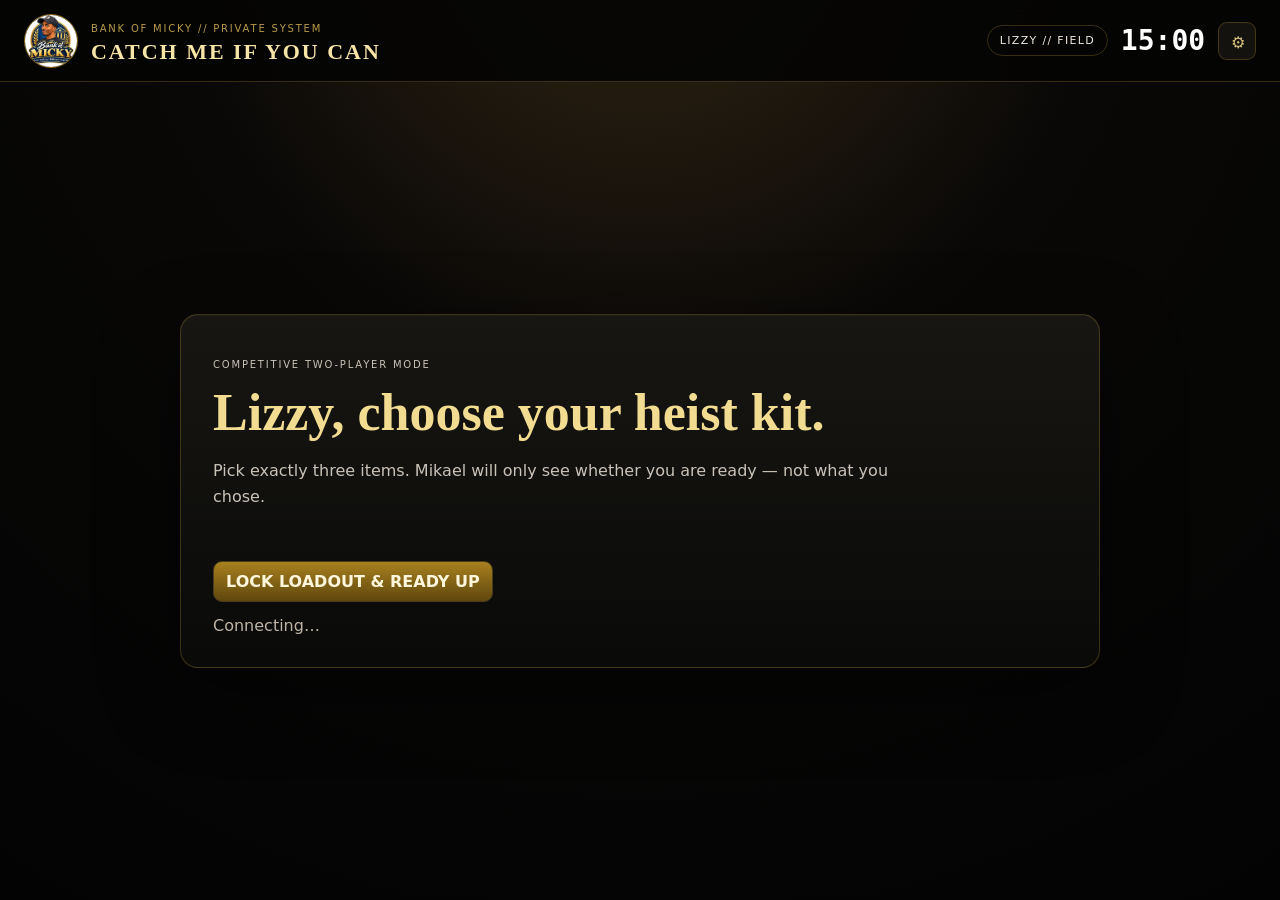
<file: bank-heist.html>
<!doctype html>
<html lang="en">
<head>
<meta charset="utf-8">
<meta name="viewport" content="width=device-width,initial-scale=1,viewport-fit=cover">
<title>Catch Me If You Can — Bank of Micky</title>
<link rel="stylesheet" href="bank-heist.css?v=20260930-cmiyc4">
</head>
<body>
<div id="app" class="app" data-role="lizzy">
  <header class="topbar">
    <div class="brand"><img src="heist-assets/bank-logo.webp" alt=""><div><small>BANK OF MICKY // PRIVATE SYSTEM</small><h1>CATCH ME IF YOU CAN</h1></div></div>
    <div class="topstats"><span id="rolePill" class="pill">LIZZY // FIELD</span><span id="timer" class="timer">15:00</span><button id="settingsBtn" class="iconBtn" title="Connection settings">⚙</button></div>
  </header>

  <main id="lobby" class="lobby">
    <section class="briefing glass">
      <p class="eyebrow">COMPETITIVE TWO-PLAYER MODE</p>
      <h2 id="lobbyTitle">Lizzy, choose your heist kit.</h2>
      <p id="lobbyText">Pick exactly three items. Mikael will only see whether you are ready — not what you chose.</p>
      <div id="loadoutGrid" class="loadoutGrid"></div>
      <div class="lobbyActions"><button id="readyBtn" class="primary">LOCK LOADOUT & READY UP</button><button id="startBtn" class="primary hidden">START 15-MINUTE HEIST</button><button id="resetBtn" class="danger hidden">RESET TEST</button></div>
      <div id="lobbyStatus" class="statusLine">Connecting…</div>
    </section>
  </main>

  <main id="game" class="game hidden">
    <section id="lizzyView" class="lizzyLayout">
      <article class="scene glass">
        <div id="sceneImage" class="sceneImage"></div>
        <div class="sceneShade"></div>
        <div class="sceneHud"><span id="roomKicker">CURRENT LOCATION</span><h2 id="roomTitle">Reception</h2><p id="roomDescription"></p></div>
        <div id="dangerBanner" class="dangerBanner hidden"></div>
        <div id="busyBanner" class="busyBanner hidden"></div>
      </article>
      <aside class="fieldPanel glass">
        <div class="moneyRow"><div><small>CARRYING</small><strong id="loot">MB0</strong></div><div><small>STRIKES</small><strong id="strikes">0 / 3</strong></div></div>
        <div id="fieldResult" class="resultBox"></div>
        <section><h3>Routes</h3><div id="routes" class="buttonGrid"></div></section>
        <section><h3>Room actions</h3><div id="roomActions" class="buttonGrid"></div></section>
        <section><h3>Equipment</h3><div id="equipment" class="equipment"></div></section>
        <section><h3>Clues</h3><div id="clues" class="clues"></div></section>
        <section class="dropRow"><button data-drop="2000">Drop MB2,000</button><button data-drop="5000">Drop MB5,000</button><button data-drop="all">Drop All</button></section>
      </aside>
    </section>

    <section id="hqView" class="hqLayout hidden">
      <article class="mapPanel glass">
        <div class="panelHead"><div><p class="eyebrow">PRESIDENTIAL SECURITY NETWORK</p><h2>Bank Map</h2></div><div class="power"><small>SECURITY POWER</small><strong id="power">100</strong><i><b id="powerBar"></b></i></div></div>
        <div id="hqAlert" class="hqAlert hidden"></div>
        <div id="bankMap" class="bankMap"></div>
        <div class="intelStrip">
          <div id="lastSeen" class="intelCard lastSeen"><small>LAST CONFIRMED</small><strong>NO CONFIRMED SIGHTING</strong><span>Use a camera check to confirm Lizzy.</span></div>
          <div id="lastActivity" class="intelCard lastActivity"><small>RECENT SENSOR SIGNAL</small><strong>NO RECENT ACTIVITY</strong><span>Door, noise, loot and motion sensors appear here.</span></div>
        </div>
        <div class="cameraMonitor">
          <div id="cameraPreview" class="cameraPreview">
            <div class="cameraNoise"></div>
            <div class="cameraOverlay"><small id="cameraRoomName">CAMERA NETWORK</small><strong id="cameraStatus">SELECT A CAMERA</strong><span id="cameraMeta">Camera checks create persistent snapshots and last-seen intelligence.</span></div>
          </div>
          <div id="cameraWall" class="cameraWall"></div>
        </div>
        <div id="hqResult" class="resultBox"></div>
      </article>
      <aside class="hqPanel glass">
        <section><h3>Camera network <span id="cameraCd" class="cd"></span></h3><div class="inline"><select id="cameraRoom"></select><button id="cameraBtn">CHECK LIVE FEED · 18⚡</button></div></section>
        <section><h3>Dispatch guard</h3><div class="inline"><select id="guardId"><option value="A">Guard A</option><option value="B">Guard B</option></select><select id="guardRoom"></select><button id="guardBtn">SEND · 15⚡</button></div><div id="guardStatus" class="miniCards"></div></section>
        <section><h3>Lock connection <span id="lockCd" class="cd"></span></h3><div class="inline"><select id="lockEdge"></select><button id="lockBtn">LOCK 8s · 25⚡</button></div></section>
        <section><h3>Zone scan <span id="scanCd" class="cd"></span></h3><div class="inline"><select id="scanZone"><option value="front">Front — Reception + Offices</option><option value="secure">Secure — Security + Deposits</option><option value="vault">Vault</option><option value="escape">Escape — Loading + Garage</option></select><button id="scanBtn">SCAN · 30⚡</button></div></section>
        <section><h3>Protect exit <span id="protectCd" class="cd"></span></h3><div class="inline"><select id="protectExit"><option value="garage">Garage</option><option value="loading_bay">Loading Bay</option></select><button id="protectBtn">PROTECT 12s · 28⚡</button></div></section>
        <section><h3>Incident feed <span class="feedHint">NEWEST FIRST</span></h3><div id="incidentFeed" class="feed"></div></section>
      </aside>
    </section>

    <aside class="comms glass">
      <div class="commsHead"><div><small>SECURE-ish CHANNEL</small><h3>Negotiation / Bluffing</h3></div><button id="toggleComms" class="iconBtn">—</button></div>
      <div id="chat" class="chat"></div>
      <div id="dealBox" class="dealBox hidden"></div>
      <form id="chatForm" class="chatForm"><input id="chatInput" maxlength="320" placeholder="Say something misleading…"><button>Send</button></form>
      <div id="dealControls" class="dealControls"></div>
      <div id="announcements" class="announcements hidden"></div>
    </aside>
  </main>

  <div id="endScreen" class="endScreen hidden"><div class="endCard glass"><img id="endPortrait" alt=""><p class="eyebrow" id="endEyebrow"></p><h2 id="endTitle"></h2><p id="endText"></p><div id="endMoney" class="endMoney"></div><button id="endClose">BACK TO HEIST SCREEN</button></div></div>

  <dialog id="settings" class="settings"><form method="dialog"><div class="dialogHead"><h3>Heist connection</h3><button value="cancel">×</button></div><label>Cloudflare Worker URL<input id="workerUrl" type="url" placeholder="https://…workers.dev/"></label><label id="hqKeyLabel" class="hidden">HQ Key<input id="hqKeyInput" type="password" autocomplete="off"></label><p>This test uses the same Cloudflare Worker/KV bridge as your other cross-device features.</p><button id="saveSettings" value="default" class="primary">Save & reconnect</button></form></dialog>

  <dialog id="targetDialog" class="targetDialog"><form method="dialog"><div class="dialogHead"><h3 id="targetTitle">Choose target</h3><button value="cancel">×</button></div><div id="targetButtons" class="buttonGrid"></div></form></dialog>
  <dialog id="vaultDialog" class="targetDialog"><form method="dialog" id="vaultForm"><div class="dialogHead"><h3>Crack the main vault</h3><button value="cancel">×</button></div><p>Combine the four digits you discovered around the bank.</p><input id="vaultCode" inputmode="numeric" maxlength="8" placeholder="••••"><button class="primary" value="default">TRY CODE</button></form></dialog>
  <dialog id="bribeDialog" class="targetDialog"><form method="dialog" id="bribeForm"><div class="dialogHead"><h3>Offer a bribe</h3><button value="cancel">×</button></div><p>This comes out of the loot you are carrying if Mikael accepts.</p><input id="bribeAmount" type="number" min="500" step="500" value="1000"><button class="primary" value="default">SEND OFFER</button></form></dialog>
</div>
<script src="bank-heist.js?v=20260930-cmiyc4"></script>
</body>
</html>
</file>
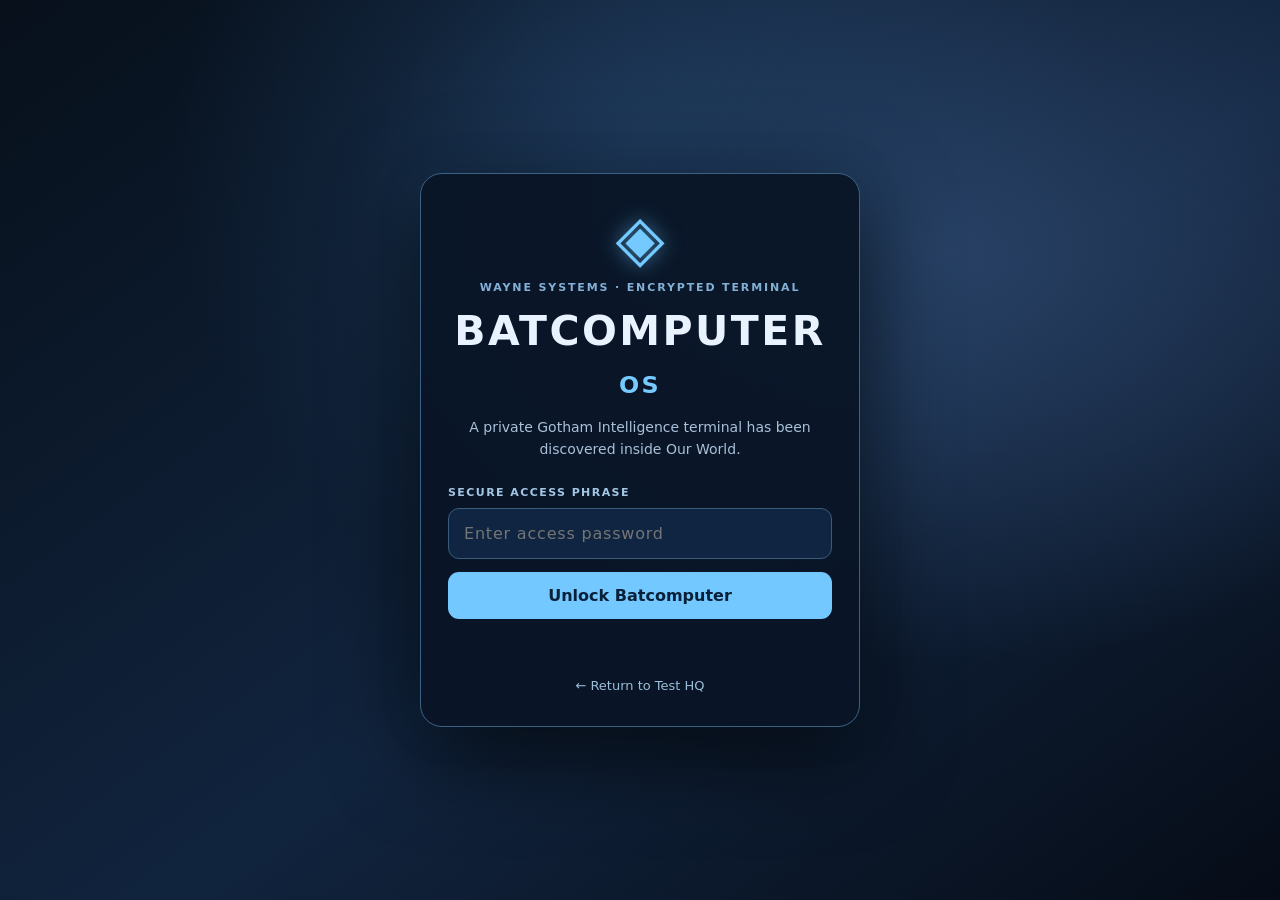
<file: gotham-computer.html>
<!doctype html>
<html lang="en"><head><meta charset="utf-8"><meta name="viewport" content="width=device-width,initial-scale=1,viewport-fit=cover">
<meta name="theme-color" content="#081222"><title>Batcomputer OS — Gotham Intelligence</title>
<link rel="stylesheet" href="gotham-computer.css?v=gotham-ai-r1-20261124"><link rel="stylesheet" href="gotham-stage3.css?v=gotham-ai-r1-20261124"></head>
<body>
<div id="gtApp" class="gt-app gt-wall-cave">
  <div id="gtBoot" class="gt-boot" hidden><div class="gt-boot-inner"><div class="gt-large-mark">◈</div><h1>WAYNE SYSTEMS</h1><p>GOTHAM INTELLIGENCE NETWORK</p><div class="gt-boot-track"><span></span></div><button id="gtSkipBoot">Skip startup</button></div></div>
  <section id="gtLock" class="gt-lock"><div class="gt-lock-card">
    <div class="gt-large-mark" aria-hidden="true">◈</div>
    <p class="gt-eyebrow">WAYNE SYSTEMS · ENCRYPTED TERMINAL</p>
    <h1>BATCOMPUTER <span>OS</span></h1>
    <p class="gt-lock-description">A private Gotham Intelligence terminal has been discovered inside Our World.</p>
    <form id="gtLoginForm" autocomplete="off"><label for="gtPassword">SECURE ACCESS PHRASE</label>
      <input type="password" id="gtPassword" required maxlength="100" placeholder="Enter access password" autocomplete="off">
      <button type="submit" id="gtUnlockButton">Unlock Batcomputer</button>
    </form>
    <p id="gtLoginStatus" class="gt-feedback" role="status"></p>
    <a class="gt-back" href="index.html">← Return to Test HQ</a>
  </div></section>
  <section id="gtOS" class="gt-os" hidden>
    <header class="gt-os-top"><div><span class="gt-mark">◈</span><b>WAYNE SYSTEMS</b><small> / GOTHAM INTELLIGENCE</small></div><div class="gt-top-actions"><span id="gtUser">AGENT ELIZABETH KGANYAGO</span><button id="gtLockButton" type="button">⌁ Lock</button></div></header>
    <main id="gtDesktop" class="gt-desktop" aria-label="Batcomputer desktop">
      <div class="gt-wallmark" aria-hidden="true">GOTHAM<br><b>INTELLIGENCE</b><span>EST. WAYNE SYSTEMS</span></div>
      <div class="gt-icon-grid" id="gtIcons">
        <button data-app="alfred" class="gt-desktop-icon"><span>📑</span><b>Alfred's Reports</b></button>
        <button data-app="classified" class="gt-desktop-icon"><span>🗂️</span><b>Classified Archives</b></button>
        <button data-app="personnel" class="gt-desktop-icon"><span>🪪</span><b>Personnel Database</b></button>
        <button data-app="search" class="gt-desktop-icon"><span>🔎</span><b>Evidence Search</b></button>
        <button data-app="terminal" class="gt-desktop-icon"><span>▣</span><b>Secure Terminal</b></button>
        <button data-app="comms" class="gt-desktop-icon"><span>💬</span><b>Gotham Communications</b></button>
        <button data-app="correspondence" class="gt-desktop-icon"><span>💌</span><b>Dark Knight Letter</b></button>
        <button data-app="contract" class="gt-desktop-icon"><span>📜</span><b>Relationship Contract</b></button>
        <button data-app="recent" class="gt-desktop-icon"><span>🕒</span><b>Recent Activity</b></button>
        <button data-app="settings" class="gt-desktop-icon"><span>⚙️</span><b>System Settings</b></button>
      </div>
      <div id="gtWindowLayer" class="gt-windows" aria-live="polite"></div>
      <div id="gtNotice" class="gt-notice" role="status" hidden></div>
    </main>
    <footer class="gt-taskbar"><button id="gtStart" title="Applications">◈ <span>Apps</span></button><div id="gtTasks" class="gt-tasks"></div><div class="gt-clock"><span>● ONLINE</span><time id="gtTime"></time></div></footer>
  </section>
</div>
<link rel="stylesheet" href="gotham-chat.css?v=gotham-ai-r1-20261124"><script src="gotham-chat.js?v=gotham-cfai-r1-20261124"></script><script src="gotham-stage3.js?v=gotham-ai-r1-20261124"></script><script src="gotham-computer.js?v=gotham-ai-r1-20261124"></script>
</body></html>
</file>
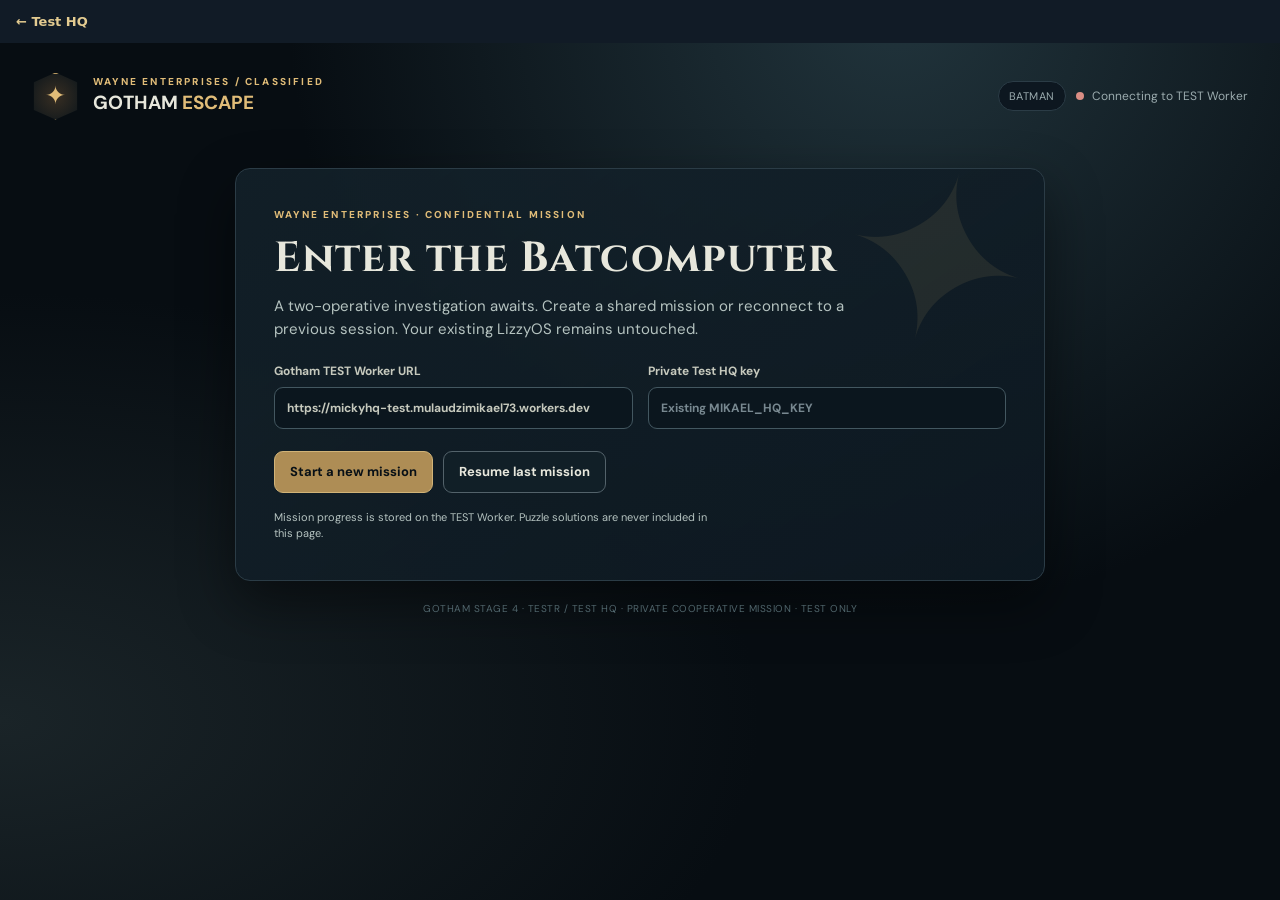
<file: gotham-escape.html>
<!doctype html>
<html lang="en" data-role="batman">
<head><meta charset="utf-8"/><meta name="viewport" content="width=device-width, initial-scale=1, viewport-fit=cover"/><meta name="referrer" content="no-referrer"/><meta name="theme-color" content="#0a141d"/>
<title>Gotham Escape Room — Batman</title><link rel="stylesheet" href="./gotham.css"/></head>
<body>
<div id="gotham-stage4-back" style="position:relative;z-index:50;padding:10px 16px;background:#111b26;text-align:left"><a href="./index.html" style="font:600 13px system-ui,sans-serif;color:#e3cb90;text-decoration:none">← Test HQ</a></div>
<div class="shell">
<header class="top"><div class="identity"><div class="emblem" aria-hidden="true">✦</div><div><div class="eyebrow">Wayne Enterprises / Classified</div><div class="brand">GOTHAM <span class="gold">ESCAPE</span></div></div></div><div class="top-right"><span class="pill" id="role-id">Batman</span><div class="signal"><span class="dot off" id="connection-dot"></span><span id="connection-label">Connecting to TEST Worker</span></div></div></header>
<main>
<section id="welcome"></section>
<section id="briefing" class="hidden"></section>
<section id="play" class="hidden">
  <section class="chapter"><div><div class="eyebrow" id="room-counter">ROOM 1 OF 4</div><h1 id="chap-title">Wayne Manor Study</h1><p id="chap-sub">Investigate what the manor refuses to explain.</p></div><div style="min-width:160px"><div class="eyebrow" style="text-align:right;margin-bottom:8px" id="num-done">0/12</div><div class="progress" id="progress" aria-label="Mission progress"></div></div></section>
  <div id="game-interface"><div class="layout"><section class="mainpanel"><div class="roomframe"><div id="scene"></div><div class="scene-label"><span><strong id="scene-title">Wayne Manor Study</strong><span style="display:block" id="scene-caption">Explore interactive objects.</span></span><span class="pill" id="mission-status">PUZZLE 1 / 12</span></div></div><p class="scene-hint">◉ Tap a highlighted marker to inspect its object. Each operative has a different perspective.</p>
    <div class="switchbar"><button data-tab="scene" class="tab active">◈ Scene</button><button data-tab="evidence" class="tab">▦ Evidence</button><button data-tab="alfred" class="tab">♧ Alfred</button><button data-tab="settings" class="tab">⚙ Settings</button></div>
    <section id="tab-scene" class="pane card"><h2>Field investigation</h2><div id="detail" class="detail hidden"></div><p class="muted" style="font-size:13px">Select an evidence point in the room or in the investigation console. Discovered clues are saved automatically and can be shared with your partner.</p></section>
    <section id="tab-evidence" class="pane card hidden"><h2>Evidence board</h2><p class="fine" style="margin-bottom:12px">Personal findings and intentionally shared clues; information remains role-specific until it is shared.</p><div id="evidence-list" class="evidence-list"></div></section>
    <section id="tab-alfred" class="pane card hidden"><div class="eyebrow">Batcomputer communications</div><h2>Alfred Pennyworth</h2><p class="fine" style="margin-bottom:14px">Alfred can converse and guide, but he cannot disclose puzzle answers or undiscovered evidence.</p><div id="chat-log" class="chat-log" aria-live="polite"></div><div class="chat-box"><input class="input" id="chat-input" placeholder="Ask Alfred a question..." maxlength="480" aria-label="Message Alfred"/><button class="btn primary" id="chat-send">Send</button></div></section>
    <section id="tab-settings" class="pane card hidden"><h2>Mission settings</h2><label class="field" style="flex-direction:row;align-items:center;margin:12px 0"><input type="checkbox" id="audio-toggle"/> Atmospheric interaction sounds</label><label class="field" style="flex-direction:row;align-items:center;margin:12px 0"><input type="checkbox" id="motion-toggle"/> Reduce animated effects</label><div class="sep"></div><button class="btn secondary small" id="disconnect">Disconnect this screen</button><div id="admin-controls" class="hidden" style="margin-top:12px"><button class="btn secondary small" id="pause-mission">Pause / resume mission (HQ)</button></div><p class="fine" style="margin-top:10px">No game answers are available from this panel. Your progress remains saved on the TEST Worker.</p></section>
  </section><aside class="console card" id="console-body" aria-live="polite"></aside></div></div>
  <section id="complete-panel" class="hidden"></section>
</section>
</main><div class="foot">GOTHAM STAGE 4 · TESTR / TEST HQ · PRIVATE COOPERATIVE MISSION · TEST ONLY</div></div>
<div id="chapter-overlay" class="modalwrap hidden" aria-live="polite"></div>
<div id="toast" class="toast" role="status" aria-live="polite"></div>
<div class="modalwrap hidden" id="hint-modal"><div class="modal card"><div class="eyebrow" id="hint-level">Alfred · Hint</div><h2 style="margin:10px 0">A quiet word from Alfred</h2><p style="color:#cbd9d3;margin-bottom:18px" id="hint-text"></p><button class="btn primary" id="close-hint">Return to investigation</button></div></div>
<script type="module" src="./gotham-game.js"></script>
</body></html>
</file>
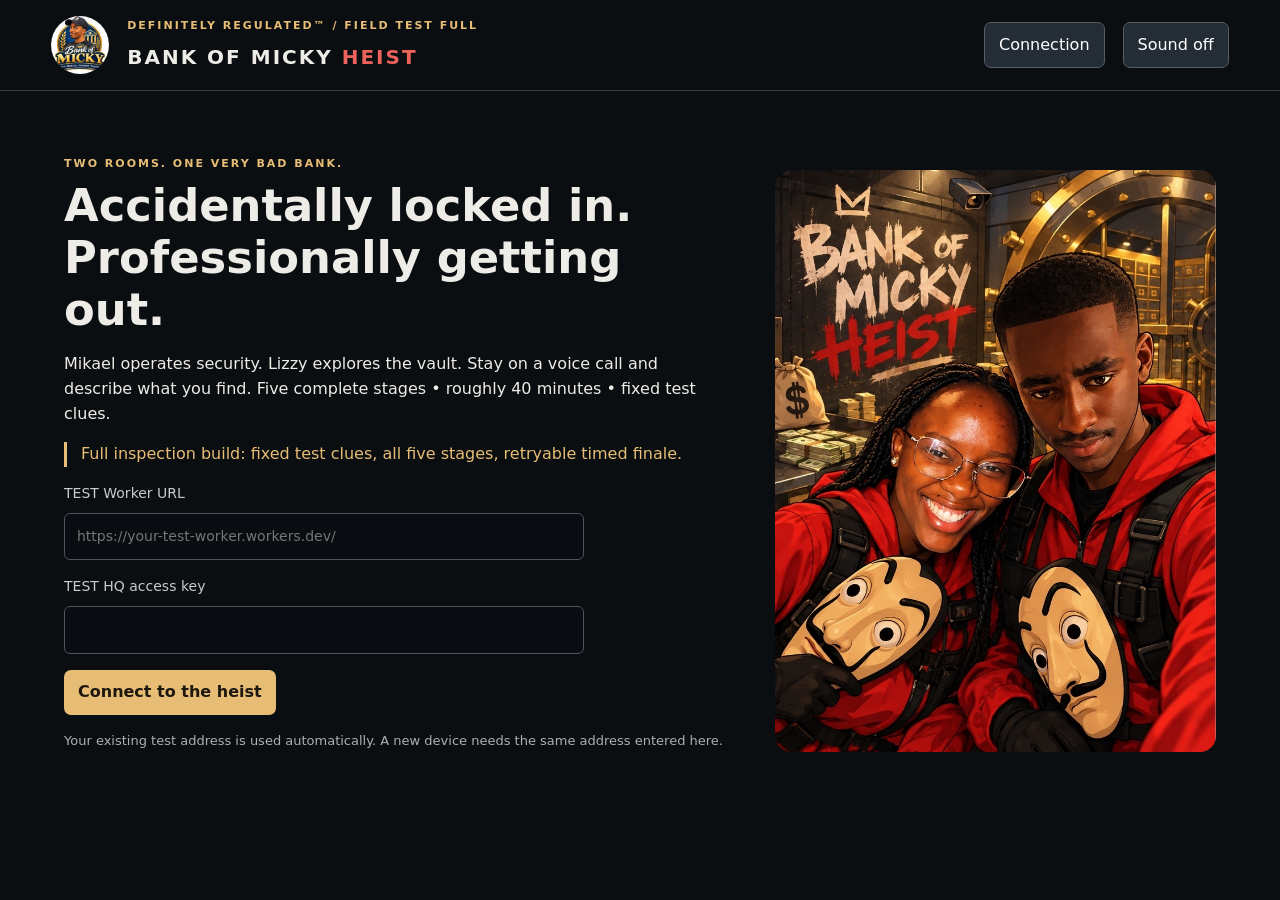
<file: heist-room.html>
<!doctype html><html lang="en"><head><meta charset="utf-8"><meta name="viewport" content="width=device-width,initial-scale=1"><title>Bank of Micky • Heist Test</title><link rel="stylesheet" href="heist-room.css?v=full1"></head><body>
<header><img src="heist-assets/bank-logo.png" alt="Bank of Micky logo"><div><p class="eyebrow">DEFINITELY REGULATED™ / FIELD TEST FULL</p><strong>BANK OF MICKY <span>HEIST</span></strong></div><button id="settingsButton">Connection</button><button id="soundButton" aria-pressed="false">Sound off</button></header>
<section id="setup" class="setup"><div><p class="eyebrow">TWO ROOMS. ONE VERY BAD BANK.</p><h1>Accidentally locked in.<br>Professionally getting out.</h1><p>Mikael operates security. Lizzy explores the vault. Stay on a voice call and describe what you find. Five complete stages • roughly 40 minutes • fixed test clues.</p><p class="warning">Full inspection build: fixed test clues, all five stages, retryable timed finale.</p><form id="connectForm"><label>TEST Worker URL<input id="workerInput" type="url" required placeholder="https://your-test-worker.workers.dev/"></label><label id="keyLabel">TEST HQ access key<input id="keyInput" type="password" autocomplete="off"></label><button class="primary">Connect to the heist</button></form><p id="setupStatus" role="status"></p><p class="muted">Your existing test address is used automatically. A new device needs the same address entered here.</p></div><img src="heist-assets/together.jpg" alt="Mikael and Lizzy in red heist outfits"></section>
<main id="game" hidden><section class="mission"><div class="identity"><img id="avatar" alt="Player portrait"><div><p id="roleLabel" class="eyebrow"></p><h1 id="stageTitle"></h1></div></div><div class="telemetry"><span id="connectionStatus" role="status">Connecting…</span><span id="clock">00:00</span><small>Target ≈ 40 min • no timeout</small></div></section><nav id="progress" aria-label="Mission progress"></nav>
<div class="layout"><div><section id="scene" class="scene" aria-label="Interactive room"><div class="sceneShade"></div><div class="sceneCaption"><span class="eyebrow">CLICK THE NUMBERED INSPECTION POINTS</span><h2 id="roomTitle"></h2></div><div id="hotspots"></div><div class="bankSign">WARNING: Definitely Regulated™ security protocol engaged.</div></section><div id="objects" class="objects"></div><section class="panel"><p class="eyebrow">PRIVATE FIELD NOTES</p><label for="notes">Write clues from your call. Saved only on this browser.</label><textarea id="notes" placeholder="Symbols, dates, wire colours…"></textarea></section></div>
<aside><section class="panel task"><p class="eyebrow">CURRENT OBJECTIVE</p><h2 id="taskTitle"></h2><p id="turn"></p><form id="answerForm"><label id="answerLabel" for="answer"></label><input id="answer" autocomplete="off" maxlength="120"><div id="routeInput" hidden><div id="floorGrid" class="grid"></div><p id="routeText"></p><button id="clearRoute" type="button">Clear planned route</button></div><div id="pressureInput" hidden><div id="cargoControls"></div><p id="plateSummary"></p></div><div id="wheelInput" hidden><div id="lockWheels"></div></div><button id="submit" class="primary">Operate control</button></form><div id="syncPanel" hidden><div id="syncClock">15s</div><p id="syncStatus"></p><p id="syncAdvice"></p><small id="attemptLabel"></small><button id="syncButton" class="primary">Release</button><button id="retrySync">Retry release window</button></div><p id="result" role="status"></p><button id="hintButton">Request a hint</button><p id="hint" hidden></p></section><section class="panel"><p class="eyebrow">MISSION FEED</p><ol id="feed"></ol><button id="refreshButton">Refresh shared progress</button><button id="resetButton" class="danger">New test run</button></section><section id="complete" class="panel" hidden><h2>ESCAPE SUCCESSFUL</h2><p>You escaped the vault. Unfortunately, the Bank of Micky would like a word.</p><p>All five stages cleared. Your shared escape is saved.</p><img src="heist-assets/together.jpg" alt="Your heist team"></section></aside></div></main>
<dialog id="clueDialog"><button id="closeDialog" class="close" aria-label="Close clue">Close ×</button><div id="clueContent"></div></dialog><script src="heist-room.js?v=full1"></script></body></html>
</file>
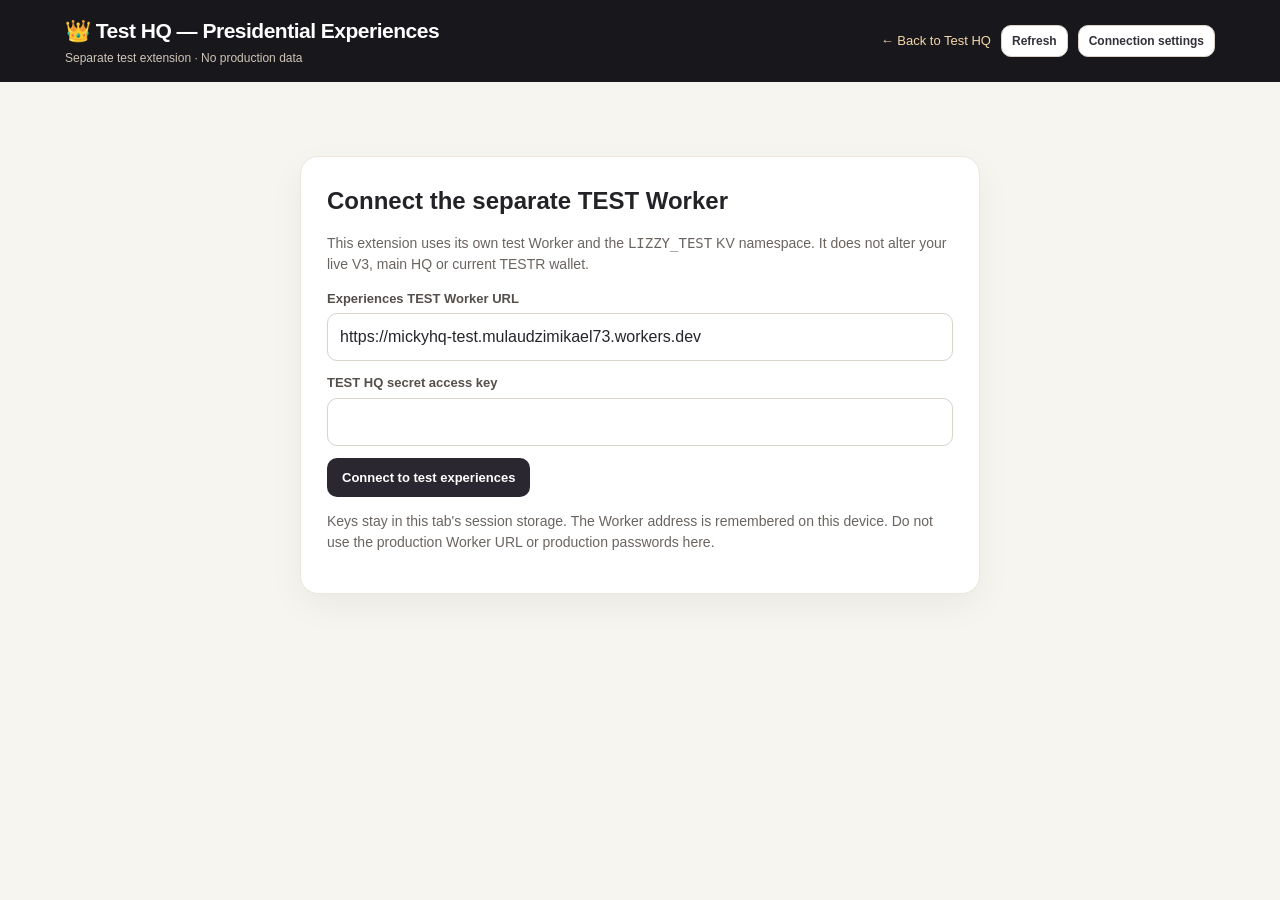
<file: micky-experiences.html>
<!DOCTYPE html><html lang="en"><head><meta charset="utf-8"><meta name="viewport" content="width=device-width,initial-scale=1"><meta name="robots" content="noindex,nofollow"><title>Test HQ | Presidential Experiences</title><link rel="stylesheet" href="expansion-ui.css"><link rel="stylesheet" href="hq-chess-contrast.css"></head><body data-role="hq"><header><div><h1>👑 Test HQ — Presidential Experiences</h1><p>Separate test extension · No production data</p></div><div class="headlinks"><a href="./index.html">← Back to Test HQ</a><button class="btn small secondary" id="manualrefresh">Refresh</button><button class="btn small secondary" id="reconnect">Connection settings</button></div></header><main><div id="setup"></div><div id="app" hidden></div></main><div id="toast" role="status" hidden></div><script type="module" src="expansion-core.js"></script><script defer src="hq-chess-contrast.js"></script></body></html>
</file>
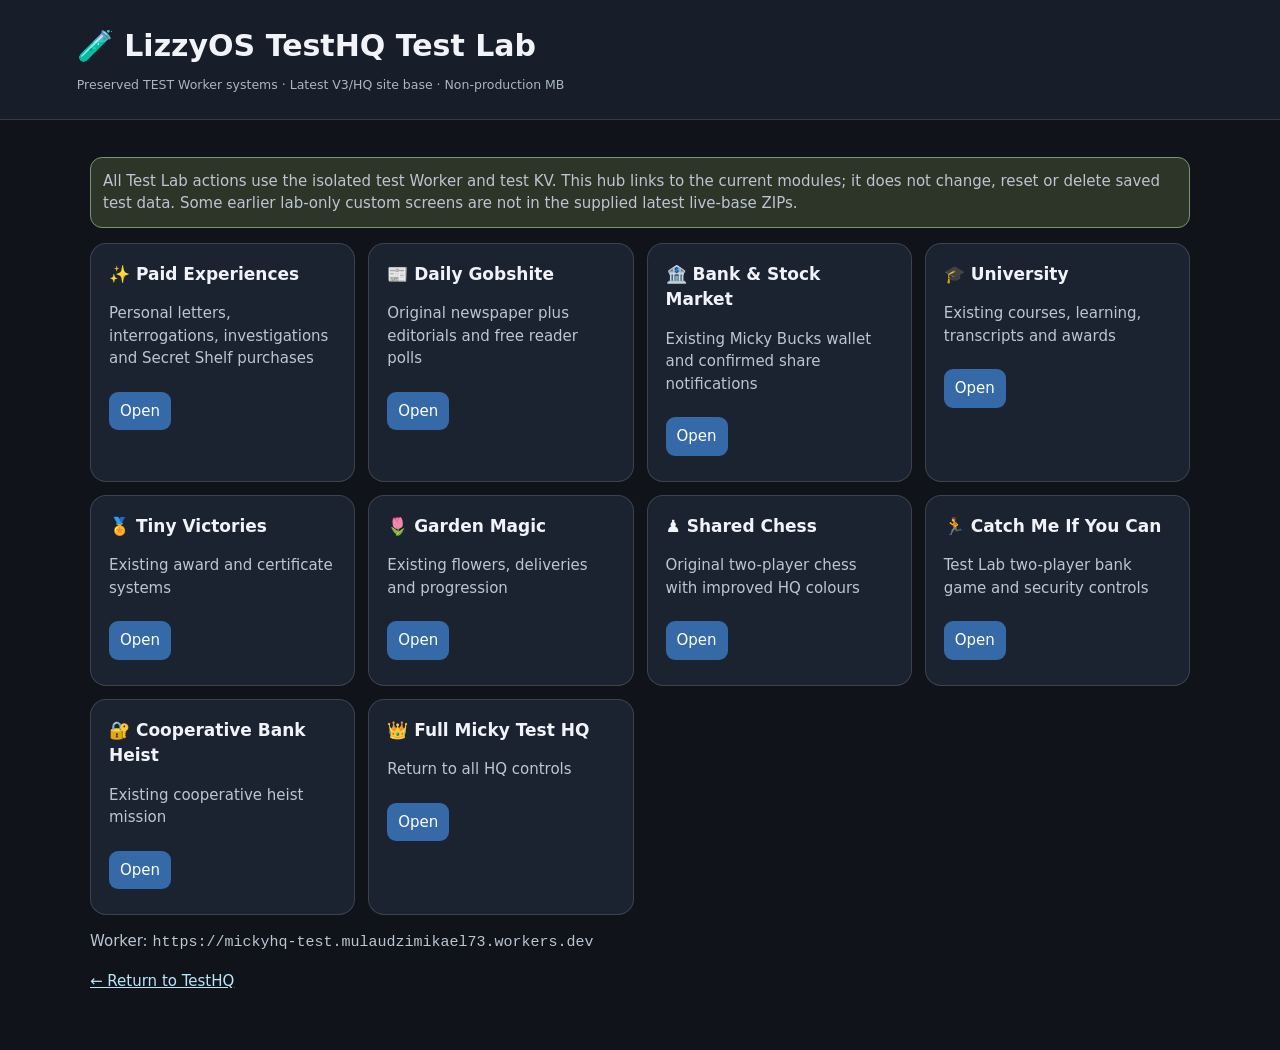
<file: test-lab.html>
<!doctype html><html lang="en"><head><meta charset="utf-8"><meta name="viewport" content="width=device-width,initial-scale=1"><meta name="robots" content="noindex,nofollow"><title>LizzyOS TestHQ · Test Lab</title><style>body{background:#101319;color:#f1f3f8;font:15px/1.5 system-ui;margin:0}header{background:#171d29;padding:23px 6vw;border-bottom:1px solid #ffffff20}a{color:#b8e5fa}h1{margin:0 0 5px}main{max-width:1100px;margin:auto;padding:22px 18px 60px}p{color:#bcc5d2}.grid{display:grid;grid-template-columns:repeat(auto-fit,minmax(230px,1fr));gap:13px}.card{border:1px solid #ffffff25;background:#1b2331;border-radius:16px;padding:18px}.card h2{font-size:17px;margin:0 0 5px}.card a{display:inline-block;background:#3569a7;border-radius:9px;color:white;text-decoration:none;padding:8px 11px;margin:7px 0}.note{padding:12px;border:1px solid #7f9368;background:#2c3528;border-radius:12px}small{color:#aab6c3}code{overflow-wrap:anywhere}</style></head><body><header><h1>🧪 LizzyOS TestHQ Test Lab</h1><small>Preserved TEST Worker systems · Latest V3/HQ site base · Non-production MB</small></header><main><p class="note">All Test Lab actions use the isolated test Worker and test KV. This hub links to the current modules; it does not change, reset or delete saved test data. Some earlier lab-only custom screens are not in the supplied latest live-base ZIPs.</p><div class="grid"><article class="card"><h2>✨ Paid Experiences</h2><p>Personal letters, interrogations, investigations and Secret Shelf purchases</p><a href="micky-experiences.html">Open</a></article>
<article class="card"><h2>📰 Daily Gobshite</h2><p>Original newspaper plus editorials and free reader polls</p><a href="micky-experiences.html">Open</a></article>
<article class="card"><h2>🏦 Bank & Stock Market</h2><p>Existing Micky Bucks wallet and confirmed share notifications</p><a href="index.html">Open</a></article>
<article class="card"><h2>🎓 University</h2><p>Existing courses, learning, transcripts and awards</p><a href="index.html">Open</a></article>
<article class="card"><h2>🏅 Tiny Victories</h2><p>Existing award and certificate systems</p><a href="index.html">Open</a></article>
<article class="card"><h2>🌷 Garden Magic</h2><p>Existing flowers, deliveries and progression</p><a href="index.html">Open</a></article>
<article class="card"><h2>♟️ Shared Chess</h2><p>Original two-player chess with improved HQ colours</p><a href="index.html">Open</a></article>
<article class="card"><h2>🏃 Catch Me If You Can</h2><p>Test Lab two-player bank game and security controls</p><a href="bank-heist.html">Open</a></article>
<article class="card"><h2>🔐 Cooperative Bank Heist</h2><p>Existing cooperative heist mission</p><a href="heist-room.html">Open</a></article>
<article class="card"><h2>👑 Full Micky Test HQ</h2><p>Return to all HQ controls</p><a href="index.html">Open</a></article></div><p>Worker: <code>https://mickyhq-test.mulaudzimikael73.workers.dev</code></p><a href="index.html">← Return to TestHQ</a></main></body></html>
</file>
<file: bank-heist.css>
:root{--ink:#eee8dc;--muted:#a8a091;--black:#090908;--panel:#11110f;--panel2:#171612;--gold:#d4af37;--gold2:#8b6a16;--red:#8d1717;--red2:#e34040;--green:#49b976;--blue:#6ac8ff;--line:rgba(212,175,55,.24);font-family:Inter,system-ui,Segoe UI,Arial,sans-serif;color:var(--ink);background:#050504}*{box-sizing:border-box}body{margin:0;background:radial-gradient(circle at 50% -10%,#332614 0,#090807 40%,#030303 100%);min-height:100vh}.hidden{display:none!important}button,input,select{font:inherit}.app{min-height:100vh}.topbar{height:82px;display:flex;align-items:center;justify-content:space-between;padding:10px 24px;border-bottom:1px solid var(--line);background:rgba(5,5,4,.92);position:sticky;top:0;z-index:20;backdrop-filter:blur(16px)}.brand{display:flex;gap:13px;align-items:center}.brand img{width:54px;height:54px;object-fit:cover;border-radius:50%;border:1px solid var(--gold2)}.brand small,.eyebrow,.sceneHud span,.moneyRow small,.power small,.commsHead small{font-size:10px;letter-spacing:.18em;color:#b89a4a}.brand h1{font:800 22px Georgia,serif;letter-spacing:.09em;margin:3px 0 0;color:#f7e4a7}.topstats{display:flex;align-items:center;gap:10px}.pill{border:1px solid var(--line);border-radius:999px;padding:8px 12px;font-size:11px;letter-spacing:.12em}.timer{font:700 28px ui-monospace,SFMono-Regular,Menlo,monospace;color:#fff;min-width:90px;text-align:center}.iconBtn{border:1px solid var(--line);background:#14120e;color:#d9c47c;width:38px;height:38px;border-radius:9px;cursor:pointer}.glass{background:linear-gradient(180deg,rgba(24,23,19,.96),rgba(10,10,9,.96));border:1px solid var(--line);box-shadow:0 24px 80px rgba(0,0,0,.45),inset 0 1px 0 rgba(255,255,255,.03);border-radius:18px}.lobby{min-height:calc(100vh - 82px);display:grid;place-items:center;padding:30px}.briefing{width:min(920px,100%);padding:32px}.briefing h2{font:700 clamp(30px,5vw,52px) Georgia,serif;color:#f2dc91;margin:8px 0 10px}.briefing>p{color:#c9c2b7;max-width:720px;line-height:1.6}.loadoutGrid{display:grid;grid-template-columns:repeat(5,1fr);gap:12px;margin:26px 0}.loadout{padding:18px 12px;border:1px solid #3b3526;background:#0d0d0b;border-radius:14px;cursor:pointer;text-align:center;min-height:150px;display:flex;flex-direction:column;justify-content:center;gap:6px}.loadout.on{border-color:var(--gold);background:linear-gradient(180deg,#2b2210,#0c0c0a);box-shadow:0 0 0 1px #d4af3740}.loadout .emoji{font-size:32px}.loadout strong{color:#f4e0a0}.loadout small{color:var(--muted);line-height:1.35}.lobbyActions{display:flex;gap:10px;flex-wrap:wrap}.statusLine{margin-top:14px;color:#bdb4a5}.primary,.danger,button{border:1px solid #4a3d1d;background:linear-gradient(180deg,#2c2412,#151108);color:#f3df99;border-radius:9px;padding:10px 12px;cursor:pointer;font-weight:700}button:hover:not(:disabled){filter:brightness(1.18)}button:disabled{opacity:.38;cursor:not-allowed}.primary{background:linear-gradient(180deg,#a8801f,#5f470d);color:#fff7dc}.danger{background:linear-gradient(180deg,#6f1919,#300909);border-color:#8d2a2a;color:#ffd6d6}.game{padding:16px;display:grid;grid-template-columns:minmax(0,1fr) 360px;gap:14px;align-items:start}.lizzyLayout,.hqLayout{display:grid;grid-template-columns:minmax(0,1.65fr) minmax(320px,.72fr);gap:14px}.scene{min-height:calc(100vh - 115px);position:relative;overflow:hidden}.sceneImage{position:absolute;inset:0;background:#15120d center/cover no-repeat;transition:background-image .25s ease}.sceneShade{position:absolute;inset:0;background:linear-gradient(180deg,rgba(0,0,0,.12),rgba(0,0,0,.2) 40%,rgba(0,0,0,.9) 100%)}.sceneHud{position:absolute;left:26px;right:26px;bottom:24px}.sceneHud h2{font:800 clamp(36px,6vw,70px) Georgia,serif;margin:4px 0;color:#fff1bd;text-shadow:0 3px 24px #000}.sceneHud p{max-width:720px;color:#ddd4c5}.dangerBanner,.busyBanner{position:absolute;left:20px;right:20px;top:20px;padding:16px;border-radius:10px;font-weight:800;letter-spacing:.06em;text-align:center;background:#8c1111e8;border:1px solid #ff5d5d;box-shadow:0 0 30px #8c111177}.busyBanner{top:78px;background:#142230e8;border-color:#488cc0}.fieldPanel,.hqPanel{padding:16px;max-height:calc(100vh - 115px);overflow:auto}.fieldPanel section,.hqPanel section{border-top:1px solid var(--line);padding:15px 0}.fieldPanel h3,.hqPanel h3{margin:0 0 10px;font-size:13px;text-transform:uppercase;letter-spacing:.1em;color:#e5cb78}.moneyRow{display:flex;justify-content:space-between;gap:10px;margin-bottom:10px}.moneyRow>div{background:#090908;border:1px solid var(--line);padding:12px;border-radius:10px;flex:1}.moneyRow strong{display:block;font-size:22px;margin-top:4px}.resultBox{min-height:48px;border-left:3px solid var(--gold2);background:#090908;padding:11px 13px;color:#d7cfbf;border-radius:6px;line-height:1.35}.buttonGrid{display:grid;grid-template-columns:1fr 1fr;gap:8px}.buttonGrid button{min-height:44px}.routeLocked{border-color:#672121!important;color:#d88989!important}.equipment{display:grid;gap:8px}.item{display:grid;grid-template-columns:1fr auto;align-items:center;border:1px solid #302b20;background:#0a0a09;padding:10px;border-radius:9px}.item.used{opacity:.45}.item strong{font-size:12px}.item small{display:block;color:var(--muted);margin-top:2px}.clues{display:grid;gap:6px}.clue{padding:9px;border:1px solid #2d291f;background:#090908;border-radius:8px;font-size:12px;color:#d6cdbd}.dropRow{display:flex!important;gap:7px}.dropRow button{font-size:11px;padding:8px}.hqLayout{grid-template-columns:minmax(600px,1.4fr) minmax(330px,.75fr)}.mapPanel{padding:18px;min-height:calc(100vh - 115px)}.panelHead{display:flex;align-items:center;justify-content:space-between}.panelHead h2{font:700 35px Georgia,serif;color:#f0d88d;margin:3px 0}.power{width:210px}.power strong{font-size:26px;float:right}.power i{display:block;clear:both;height:8px;background:#0c0c0b;border:1px solid #41371d;border-radius:99px;overflow:hidden;margin-top:7px}.power b{display:block;height:100%;width:100%;background:linear-gradient(90deg,#8a6815,#f2cc54)}.bankMap{position:relative;min-height:470px;margin:14px 0;background:radial-gradient(circle at center,#1f1a10,#090908 64%);border:1px solid #2e291c;border-radius:14px;overflow:hidden}.bankMap:before{content:"";position:absolute;inset:0;background-image:linear-gradient(#d4af3709 1px,transparent 1px),linear-gradient(90deg,#d4af3709 1px,transparent 1px);background-size:28px 28px}.mapNode{position:absolute;width:150px;min-height:70px;border:1px solid #54431e;background:#0e0d0a;padding:10px;border-radius:12px;z-index:2}.mapNode strong{display:block;color:#f0d78b}.mapNode small{color:#8d877c}.mapNode.seen{box-shadow:0 0 0 2px #c33,0 0 28px #b51c1c80}.mapNode.guarded{border-color:#7bbce5}.guardDot{display:inline-flex;align-items:center;justify-content:center;width:20px;height:20px;border-radius:50%;background:#173b55;color:#ccecff;font-size:10px;margin:5px 3px 0 0}.mapLine{position:absolute;height:2px;background:#695622;transform-origin:0 50%;z-index:1}.mapLine.locked{background:#b32b2b;height:4px;box-shadow:0 0 12px #d33}.lastSeen{margin-top:10px;border:1px solid #573020;color:#f1b77e;background:#180e09;padding:12px;border-radius:9px;font-weight:800}.inline{display:flex;gap:7px;flex-wrap:wrap}.inline select{min-width:130px;flex:1;background:#090908;border:1px solid #40371f;color:#e5ddcd;border-radius:8px;padding:9px}.inline button{flex:1}.cd{color:#8aaec4;font-size:10px}.miniCards{display:grid;grid-template-columns:1fr 1fr;gap:6px;margin-top:8px}.miniCard{padding:8px;background:#090908;border:1px solid #2d291f;border-radius:7px;font-size:11px}.feed{max-height:320px;overflow:auto;display:flex;flex-direction:column;gap:6px}.feedItem{background:#090908;border-left:2px solid #7f6826;padding:8px;border-radius:5px}.feedItem small{color:#7e786e}.feedItem b{display:block;font-size:12px;margin-top:2px}.comms{position:sticky;top:98px;padding:12px;max-height:calc(100vh - 114px);display:flex;flex-direction:column}.commsHead{display:flex;align-items:center;justify-content:space-between}.commsHead h3{margin:2px 0 8px}.chat{flex:1;min-height:250px;max-height:46vh;overflow:auto;display:flex;flex-direction:column;gap:8px;padding:7px 2px}.msg{max-width:90%;padding:8px 10px;border-radius:10px;background:#1c1b17;border:1px solid #353022;font-size:12px;line-height:1.4}.msg.me{margin-left:auto;background:#2b210c;border-color:#6e5418}.msg.system{margin:auto;background:#111b1f;border-color:#315666;text-align:center}.msg small{display:block;color:#898175;margin-top:4px}.chatForm{display:flex;gap:6px}.chatForm input,.targetDialog input,.settings input{flex:1;background:#070706;border:1px solid #41371e;color:#eee;border-radius:8px;padding:10px}.dealControls{display:flex;gap:6px;flex-wrap:wrap;margin-top:8px}.dealControls button{font-size:11px}.dealBox{margin:8px 0;padding:10px;border:1px solid #6e5418;background:#211806;border-radius:9px;font-size:12px}.announcements{display:grid;gap:5px;margin-top:8px}.settings,.targetDialog{border:1px solid #665120;background:#11110f;color:#eee;border-radius:14px;width:min(540px,92vw);padding:0}.settings::backdrop,.targetDialog::backdrop{background:#000b;backdrop-filter:blur(5px)}.settings form,.targetDialog form{padding:18px}.dialogHead{display:flex;justify-content:space-between;align-items:center;margin-bottom:14px}.dialogHead h3{margin:0;color:#f2dc91}.dialogHead button{padding:4px 10px}.settings label{display:grid;gap:6px;margin:12px 0;color:#c9c0ae}.settings p,.targetDialog p{color:#a9a193;line-height:1.5}.endScreen{position:fixed;inset:0;background:#000d;display:grid;place-items:center;z-index:40;padding:20px}.endCard{width:min(680px,96vw);text-align:center;padding:30px}.endCard img{width:150px;height:110px;object-fit:cover;border-radius:14px;border:1px solid var(--line)}.endCard h2{font:800 42px Georgia,serif;color:#f3dc91;margin:7px 0}.endMoney{font-size:22px;font-weight:800;margin:16px}.app.commsClosed .comms{height:58px;overflow:hidden}.app.commsClosed .game{grid-template-columns:1fr 250px}.app.commsClosed .chat,.app.commsClosed .chatForm,.app.commsClosed .dealControls,.app.commsClosed .dealBox,.app.commsClosed .announcements{display:none!important}@media(max-width:1100px){.game{grid-template-columns:1fr}.comms{position:relative;top:auto;max-height:none}.lizzyLayout,.hqLayout{grid-template-columns:1fr}.scene{min-height:62vh}.fieldPanel,.hqPanel{max-height:none}.hqLayout{grid-template-columns:1fr}.loadoutGrid{grid-template-columns:repeat(2,1fr)}}@media(max-width:620px){.topbar{padding:8px 10px;height:70px}.brand img{width:42px;height:42px}.brand h1{font-size:16px}.brand small,.pill{display:none}.timer{font-size:22px}.game{padding:8px}.lobby{padding:12px}.briefing{padding:20px}.loadoutGrid{grid-template-columns:1fr}.scene{min-height:58vh}.buttonGrid{grid-template-columns:1fr}.bankMap{min-height:570px}.mapNode{width:122px}.panelHead{align-items:flex-start}.power{width:150px}}

.hqAlert{margin:10px 0 12px;padding:14px 16px;border:1px solid #bc3a2f;background:linear-gradient(90deg,#35100d,#160807);color:#ffd8c8;border-radius:10px;font-weight:900;letter-spacing:.04em;box-shadow:0 0 24px rgba(188,58,47,.18)}.hqAlert small{display:block;color:#f2a79e;font-size:10px;letter-spacing:.16em;margin-bottom:4px}.intelStrip{display:grid;grid-template-columns:1fr 1fr;gap:10px;margin:10px 0}.intelCard{border:1px solid #3b3424;background:#090908;padding:11px 13px;border-radius:10px;min-height:83px}.intelCard small{display:block;font-size:9px;letter-spacing:.16em;color:#a79566}.intelCard strong{display:block;margin:4px 0;color:#eee0ae}.intelCard span{font-size:11px;color:#8e887d}.lastSeen.active{border-color:#ad3930;background:#1d0b09;box-shadow:0 0 0 1px #ad393033 inset}.lastSeen.active strong{color:#ffb39f}.lastActivity.active{border-color:#927122;background:#171106}.lastActivity.active strong{color:#f2d17b}.cameraMonitor{display:grid;grid-template-columns:minmax(280px,1.05fr) minmax(280px,.95fr);gap:10px;margin:10px 0 12px}.cameraPreview{min-height:190px;position:relative;overflow:hidden;border:1px solid #4b412c;border-radius:12px;background:#0b0c0d center/cover no-repeat}.cameraPreview:before{content:"";position:absolute;inset:0;background:linear-gradient(180deg,rgba(0,0,0,.06),rgba(0,0,0,.78))}.cameraPreview.seen{border-color:#d24a3d;box-shadow:0 0 25px rgba(210,74,61,.22)}.cameraPreview.anomaly{border-color:#b9892d}.cameraPreview.no_signal{border-color:#626262;filter:saturate(.35)}.cameraNoise{position:absolute;inset:0;opacity:.12;background-image:repeating-linear-gradient(0deg,transparent 0 3px,rgba(255,255,255,.15) 4px);pointer-events:none}.cameraOverlay{position:absolute;left:13px;right:13px;bottom:12px;z-index:2}.cameraOverlay small{display:block;font-size:9px;letter-spacing:.16em;color:#c8b575}.cameraOverlay strong{display:block;font-size:19px;color:#fff;margin:3px 0}.cameraOverlay span{display:block;font-size:11px;color:#c8c4ba}.cameraWall{display:grid;grid-template-columns:1fr 1fr;gap:6px;align-content:start}.camTile{border:1px solid #302b20;background:#090908;border-radius:8px;padding:8px;cursor:pointer;min-height:55px}.camTile:hover{border-color:#74612d}.camTile strong{display:block;font-size:11px;color:#e8d895}.camTile span{font-size:9px;color:#888278}.camTile.seen{border-color:#a7352d;background:#1c0b09}.camTile.seen span{color:#ffa795}.camTile.anomaly{border-color:#8f6a22}.camTile.no_signal{opacity:.6}.camTile.selected{box-shadow:0 0 0 1px #d4af37 inset}.mapNode.activity{box-shadow:0 0 0 2px #a77920,0 0 25px #a7792055}.mapNode.seen.activity{box-shadow:0 0 0 2px #c33,0 0 30px #b51c1c90}.feedHint{float:right;color:#706a5f;font-size:9px;letter-spacing:.12em}.feed{flex-direction:column!important}.feedItem{position:relative}.feedItem.high{border-left-color:#b88427;background:#120e07}.feedItem.critical{border-left-color:#d54437;background:#1c0b09;box-shadow:0 0 12px rgba(213,68,55,.1)}.feedItem.sighting{border-left-color:#ee5144}@media(max-width:900px){.cameraMonitor,.intelStrip{grid-template-columns:1fr}}
</file>
<file: gotham-computer.css>
:root{color-scheme:dark;font-family:Inter,'Segoe UI',system-ui,-apple-system,sans-serif;--gt-ink:#e8f3ff;--gt-muted:#99b6d3;--gt-blue:#61c3ff;--gt-edge:#294361;--gt-panel:#0d1b30;--gt-mid:#152b46;--gt-red:#e17485}
*{box-sizing:border-box}html,body{margin:0;width:100%;min-height:100%;background:#07111e;color:var(--gt-ink)}button,input,textarea,select{font:inherit}button{cursor:pointer}button:focus-visible,input:focus-visible,textarea:focus-visible,select:focus-visible{outline:2px solid #80d8ff;outline-offset:2px}button:disabled{opacity:.48;cursor:not-allowed}a{color:#b8e7ff}
.gt-app{min-height:100dvh;position:relative;background:radial-gradient(ellipse at 74% 28%,#284063 0,transparent 45%),linear-gradient(144deg,#07101b,#11243e 56%,#060c17);overflow:hidden}
.gt-app.gt-wall-city{background:linear-gradient(0deg,#050915 0%,#111f3f 29%,#321c46 69%,#101728 100%)}.gt-app.gt-wall-classic{background:linear-gradient(135deg,#07090e,#1b222e,#07090e)}
.gt-lock{min-height:100dvh;display:flex;justify-content:center;align-items:center;padding:26px 16px;background:radial-gradient(circle at 50% 18%,#22436999,transparent 48%)}
.gt-lock-card{width:min(440px,100%);text-align:center;background:#091526ef;border:1px solid #3b6185;border-radius:22px;padding:32px 27px;box-shadow:0 24px 90px #000b,0 0 45px #24619322}.gt-large-mark{font-size:64px;line-height:1;color:#74c9ff;text-shadow:0 0 20px #6ccaff99}.gt-eyebrow{font-size:11px;letter-spacing:.17em;color:#83b0d6;font-weight:800}.gt-lock h1{margin:13px 0 12px;font-size:clamp(30px,6vw,41px);letter-spacing:.06em}.gt-lock h1 span{color:#75caff;font-size:.58em}.gt-lock-description{font-size:14px;line-height:1.55;color:#a9c0d8}.gt-lock label{font-size:11px;letter-spacing:.13em;color:#a3c6e5;display:block;text-align:left;margin:25px 0 9px;font-weight:700}.gt-lock input{width:100%;background:#0f2541;border:1px solid #3b5c7d;color:#fff;border-radius:11px;padding:15px;letter-spacing:.05em}.gt-lock button{width:100%;margin-top:13px;padding:14px;background:#72c8ff;color:#092039;border:0;border-radius:11px;font-weight:900}.gt-feedback{min-height:24px;color:#ffb3c0;font-size:13px}.gt-back{display:inline-block;margin-top:9px;color:#9cbed9;font-size:13px;text-decoration:none}
.gt-boot{position:fixed;inset:0;z-index:100;background:#030a12;display:grid;place-items:center}.gt-boot[hidden]{display:none}.gt-boot-inner{text-align:center}.gt-boot h1{letter-spacing:.22em;font-size:32px}.gt-boot p{font-size:11px;letter-spacing:.2em;color:#91b6d8}.gt-boot-track{height:5px;background:#1b2b3d;width:min(260px,72vw);margin:35px auto;border-radius:8px;overflow:hidden}.gt-boot-track span{display:block;background:#8ad9ff;height:100%;animation:gtLoad 1.25s ease-out forwards}@keyframes gtLoad{from{width:0}to{width:100%}}.gt-boot button{background:transparent;border:1px solid #5d7d9c;color:#b7e4ff;padding:9px 16px;border-radius:9px}
.gt-os{height:100dvh;min-height:490px;display:flex;flex-direction:column}.gt-os[hidden],.gt-lock[hidden]{display:none}.gt-os-top{height:48px;flex:none;display:flex;align-items:center;justify-content:space-between;border-bottom:1px solid #39608277;background:#071423dc;padding:0 18px;gap:10px}.gt-os-top b{font-size:12px;letter-spacing:.09em}.gt-os-top small{color:#8caeca;font-size:10px;letter-spacing:.09em}.gt-mark{font-size:23px;color:#7ad0ff;margin-right:8px}.gt-top-actions{display:flex;align-items:center;gap:12px}.gt-top-actions span{font-size:10px;letter-spacing:.09em;color:#91b5d5}.gt-top-actions button{border:1px solid #4a6d8a;background:#11263b;border-radius:8px;padding:8px 12px;color:#b8e7ff;font-size:12px}.gt-desktop{position:relative;flex:1;min-height:0;overflow:hidden}.gt-wallmark{position:absolute;bottom:13%;right:5%;font-size:clamp(34px,7vw,90px);font-weight:900;letter-spacing:.16em;line-height:1.05;color:#b5ddff16;pointer-events:none;text-align:right}.gt-wallmark b{font-size:.36em;letter-spacing:.24em}.gt-wallmark span{display:block;font-size:10px;letter-spacing:.4em;margin-top:14px}.gt-icon-grid{position:absolute;inset:16px auto 15px 18px;z-index:1;display:grid;grid-template-columns:repeat(2,96px);grid-auto-rows:105px;align-content:start;gap:4px;max-height:calc(100% - 20px);overflow-y:auto}.gt-desktop-icon{padding:7px 4px;border:1px solid transparent;background:transparent;border-radius:11px;color:#e3f3ff;text-align:center;display:flex;flex-direction:column;gap:8px;align-items:center;justify-content:flex-start;min-height:100px}.gt-desktop-icon:hover,.gt-desktop-icon:focus-visible{background:#9bd6ff22;border-color:#80bcec77}.gt-desktop-icon span{font-size:32px;filter:drop-shadow(0 4px 5px #0009)}.gt-desktop-icon b{font-size:11px;line-height:1.3;text-shadow:0 2px 5px #000}
.gt-windows{position:absolute;inset:0;pointer-events:none}.gt-window{position:absolute;pointer-events:auto;display:flex;flex-direction:column;width:min(620px,calc(100% - 22px));height:min(460px,calc(100% - 22px));min-width:290px;min-height:200px;border:1px solid #597d9e;border-radius:12px;box-shadow:0 20px 70px #000d;overflow:hidden;background:#0b1829f5;backdrop-filter:blur(18px)}.gt-window.gt-max{left:7px!important;top:6px!important;width:calc(100% - 14px)!important;height:calc(100% - 12px)!important}.gt-window.gt-min{display:none}.gt-window-head{background:linear-gradient(90deg,#1c3855,#172638);height:42px;flex:none;display:flex;align-items:center;gap:9px;padding:0 10px;touch-action:none;user-select:none}.gt-window-head strong{font-size:12px;letter-spacing:.04em;overflow:hidden;text-overflow:ellipsis;white-space:nowrap}.gt-window-icon{font-size:17px}.gt-window-actions{display:flex;margin-left:auto;gap:4px}.gt-window-actions button{background:#304863;border:1px solid #50708c;border-radius:5px;width:29px;height:28px;color:#e0efff;font-weight:700}.gt-window-actions button:hover{background:#436789}.gt-window-actions .gt-close:hover{background:#a53449}.gt-window-body{padding:16px;overflow:auto;flex:1;font-size:13px;line-height:1.55;overflow-wrap:anywhere}.gt-window-body h2{margin:0 0 10px;font-size:19px}.gt-window-body h3{margin:14px 0 8px;font-size:14px;color:#cdeaff}.gt-meta{font-size:11px;color:#98b8d5;letter-spacing:.05em}.gt-note{border:1px solid #325676;background:#102641;border-radius:10px;padding:12px;margin:10px 0}.gt-warn{border-color:#795d4b;color:#f7d2a2;background:#42291655}.gt-err{color:#ffb0be}.gt-good{color:#85e6c2}.gt-file-grid{display:grid;gap:7px}.gt-file{background:#12263f;border:1px solid #2a4b6a;border-radius:10px;color:#e0f0ff;padding:11px;text-align:left;display:flex;align-items:center;gap:10px;width:100%}.gt-file:hover{background:#1a3c61}.gt-file small{display:block;font-size:11px;color:#92b4d6}.gt-file.gt-locked{opacity:.86}.gt-file em{margin-left:auto;font-size:11px;font-style:normal;color:#b2bed3;white-space:nowrap}.gt-plain{white-space:pre-wrap;line-height:1.7;color:#deecf9}.gt-field{width:100%;display:block;border-radius:9px;padding:11px;background:#0d2138;border:1px solid #3b5e7f;color:#fff;margin:8px 0;font:inherit}.gt-btn{padding:10px 14px;border-radius:9px;border:1px solid #619fc5;background:#25577e;color:white;font-weight:750}.gt-btn:hover{background:#3475a5}.gt-btn.alt{background:#15273d;border-color:#365c7d}.gt-row{display:flex;gap:8px;align-items:center;flex-wrap:wrap}.gt-muted{color:#99b6d3}.gt-subtle{font-size:12px;color:#94b0cc}.gt-chip{border:1px solid #3f6280;background:#162f48;padding:4px 8px;border-radius:99px;font-size:10px}.gt-question{padding:11px;border:1px solid #365677;background:#0e2238;border-radius:10px;margin:12px 0}.gt-question label{font-weight:700;color:#dcefff}.gt-feedback-line{margin-top:8px;font-size:12px}.gt-setting{border-bottom:1px solid #29405c;padding:12px 0}.gt-setting label{display:flex;align-items:center;gap:9px}.gt-setting input[type=checkbox]{accent-color:#72d0ff;width:18px;height:18px}.gt-terminal{font:12px/1.6 ui-monospace,'Cascadia Code',monospace;background:#040b12;color:#a2f3d3;border:1px solid #1b745b;border-radius:9px;padding:12px;white-space:pre-wrap;min-height:130px;max-height:230px;overflow:auto}.gt-term-prompt{color:#68c5ef}.gt-taskbar{height:46px;flex:none;display:flex;align-items:center;border-top:1px solid #456b8b;background:#071625ed;padding:5px 9px;gap:8px}.gt-taskbar button{border:1px solid #294b67;background:#1a3350;color:#ddecff;border-radius:7px;padding:8px 11px;white-space:nowrap;max-width:160px;overflow:hidden;text-overflow:ellipsis}.gt-taskbar button.on{background:#285e81;border-color:#6dbfeb}.gt-tasks{display:flex;flex:1;gap:4px;min-width:0;overflow-x:auto}.gt-clock{font-size:10px;color:#95b8d3;text-align:right;white-space:nowrap}.gt-clock span{display:block;font-size:9px;color:#88d3a8}.gt-notice{position:absolute;z-index:999;bottom:16px;right:12px;max-width:min(420px,90%);border:1px solid #4b759d;border-radius:10px;background:#0d223cee;padding:12px;box-shadow:0 10px 30px #0009;font-size:12px}.gt-notice[hidden]{display:none}.gt-os[data-compact='1'] .gt-icon-grid{grid-auto-rows:81px}.gt-os[data-compact='1'] .gt-desktop-icon{min-height:75px}.gt-os[data-compact='1'] .gt-desktop-icon span{font-size:25px}
@media(max-width:700px){.gt-os-top{padding:0 9px}.gt-os-top small,.gt-top-actions span{display:none}.gt-wallmark{font-size:34px;bottom:17%;right:6%}.gt-icon-grid{grid-template-columns:repeat(3,minmax(0,1fr));width:100%;max-width:100%;inset:9px 0 auto;padding:2px 7px;gap:2px;grid-auto-rows:95px;max-height:calc(100% - 9px)}.gt-desktop-icon{padding:5px 2px}.gt-desktop-icon span{font-size:28px}.gt-desktop-icon b{font-size:10px}.gt-window{left:3px!important;top:3px!important;width:calc(100% - 6px)!important;height:calc(100% - 7px)!important;min-width:0;border-radius:9px}.gt-window-body{padding:12px}.gt-window-head{height:44px}.gt-taskbar{gap:4px;padding:4px}.gt-taskbar button{padding:8px;font-size:11px}.gt-clock{font-size:9px}.gt-taskbar #gtStart span{display:none}.gt-tasks button{max-width:92px;font-size:10px}}
@media(prefers-reduced-motion:reduce){.gt-boot-track span{animation:none;width:100%}}.gt-os.gt-reduced *, .gt-os.gt-reduced *:before,.gt-os.gt-reduced *:after{animation:none!important;transition:none!important}
/* Stage 2: communications shares the same desktop window system. */
.gt-window:has([data-gc-mount]){height:min(570px,calc(100% - 18px))}
</file>
<file: gotham-stage3.css>
/* Gotham Stage 3 · TESTR and read-only HQ preview */
.g3-shell{box-sizing:border-box;font:inherit;color:#eaf3ff;background:linear-gradient(150deg,#0c1a2b,#112439);border:1px solid #35526d;border-radius:15px;padding:16px;max-width:100%;overflow-wrap:anywhere}
.g3-shell *{box-sizing:border-box}.g3-shell .g3-heading{display:flex;flex-direction:column;gap:5px;padding-bottom:12px;margin-bottom:12px;border-bottom:1px solid #345068}.g3-shell .g3-heading>span{color:#c9e4ff;font-size:1.05rem;font-weight:800;letter-spacing:.04em}.g3-heading small,.g3-mini{font-size:.78rem;color:#9cb6d3}
.g3-shell h2,.g3-shell h3,.g3-shell h4{margin:0 0 10px;color:#f0f7ff}.g3-shell p{line-height:1.55;margin:8px 0}.g3-shell input,.g3-shell textarea{display:block;width:100%;max-width:100%;background:#091626;border:1px solid #527493;border-radius:9px;color:#f3f9ff;padding:11px;font:inherit;margin-top:5px;min-height:42px}.g3-shell textarea{resize:vertical;min-height:100px}.g3-shell input[type=radio]{width:19px;min-width:19px;min-height:19px;margin:3px 0 0;accent-color:#8fc8ff}.g3-shell button{border:1px solid #80afd5;border-radius:9px;background:#254461;color:#f4f8ff;font:inherit;font-weight:650;cursor:pointer;padding:10px 13px;min-height:43px}.g3-shell button:disabled{opacity:.5;cursor:not-allowed}.g3-shell button:hover:not(:disabled){background:#315c7c}.g3-shell button:focus-visible,.g3-shell input:focus-visible,.g3-shell textarea:focus-visible{outline:2px solid #f7bcdf;outline-offset:2px}.g3-shell label{display:block;font-size:.94rem;line-height:1.5}.g3-shell [hidden]{display:none!important}.g3-form{display:grid;gap:12px;margin:12px 0}.g3-form label span{display:block;font-weight:650}.g3-note{border:1px solid #3d5875;background:#14283d;padding:12px;border-radius:10px;line-height:1.5;margin-bottom:14px}.g3-status{font-size:.82rem;color:#9bc8ec;min-height:19px;margin-top:12px}.g3-error{color:#ff9ba9!important}.g3-progress{font-weight:750;margin:12px 0;color:#aed9ff}.g3-article{border:1px solid #38516b;background:#132339;padding:16px;border-radius:14px;margin-bottom:14px;line-height:1.54}.g3-article>small{display:block;color:#91b9d7;font-weight:700;margin-bottom:10px;letter-spacing:.05em}.g3-scene{color:#d6dfef;font-style:italic;border-left:3px solid #729cc6;padding-left:10px}.g3-article .g3-question{display:block;margin:15px 0 8px;color:#fff}.g3-options{display:grid;gap:7px}.g3-shell .g3-choice{display:flex;align-items:flex-start;gap:9px;background:#0b1b2c;border:1px solid #395575;border-radius:9px;padding:10px;cursor:pointer}.g3-shell .g3-choice:has(input:checked){border-color:#95cbff;background:#213e57}.g3-alfred{border-left:3px solid #d9ba87;padding:10px;margin-top:12px;background:#202e3e;border-radius:4px;color:#f4dfb8;line-height:1.5}.g3-declaration{border:1px solid #5a7195;border-radius:12px;padding:14px;margin-top:15px}.g3-declaration label{font-weight:750}.g3-actions{display:flex;gap:9px;flex-wrap:wrap;margin:16px 0}.g3-actions button{flex:1 1 190px}.g3-history{margin-top:22px;padding-top:16px;border-top:1px solid #36526d}.g3-history>button{display:block;width:100%;margin-bottom:9px;text-align:left}.g3-review{background:#182a3d;border:1px solid #3c5975;border-radius:10px;padding:12px;margin:10px 0}.g3-review small{color:#a5c9ec}.g3-preserve{white-space:pre-wrap;overflow-wrap:anywhere;line-height:1.72}.g3-response{background:#263146;border:1px solid #a6a6cf;padding:13px;border-radius:10px}.g3-certificate{background:#dcebf2;color:#10253f!important;border:4px double #344f6c;text-align:center;padding:22px 10px;border-radius:4px}.g3-certificate *{color:#10253f!important}.g3-certificate>span{font-size:.75rem;letter-spacing:.14em}.g3-certificate h2{margin:12px 0;font-size:1.25rem}.g3-signatures{text-align:center;margin:22px 0;color:#b7cee5;font-style:italic}.g3-letter-paper{background:#f0e9da;color:#232734;border:1px solid #af9a77;padding:clamp(16px,4vw,32px);border-radius:7px;box-shadow:0 5px 22px #0005;margin:14px 0}.g3-letter-paper h3,.g3-letter-paper small{color:#333a42}.g3-letter-paper small{font-size:.73rem}.g3-letter-paper .g3-preserve{font-family:Georgia,serif;font-size:1.04rem;line-height:1.85;margin-top:16px}.g3-letter-end{text-align:center;font-size:.75rem;letter-spacing:.06em}.g3-openwhen-link{border:2px solid #344f73!important}.g3-openwhen{margin:14px 0}.g3-openwhen .g3-shell{color:#edf6ff}.g3-full-contract{border-top:1px solid #506885;padding-top:12px;margin-top:18px}.g3-shell [data-g3-letterbody]{margin-top:14px}
@media(max-width:700px){.g3-shell{padding:12px;border-radius:10px}.g3-article{padding:12px}.g3-shell button{font-size:14px}.g3-actions{display:grid;grid-template-columns:1fr}.g3-letter-paper .g3-preserve{font-size:1rem}.g3-heading>span{font-size:.95rem}}
@media(prefers-reduced-motion:reduce){.g3-shell *{scroll-behavior:auto!important;transition:none!important}}

.g3-progress-track{height:8px;border-radius:999px;overflow:hidden;background:#243e57;margin:5px 0 15px}.g3-progress-track>span{display:block;height:100%;background:#a0caef;transition:width .2s}

.g3-cert-modal{position:fixed;inset:0;z-index:2147482500;background:#03080ee8;padding:14px;overflow:auto;display:flex;align-items:flex-start;justify-content:center}.g3-cert-content{width:min(780px,100%);margin:2vh auto;max-height:94vh;overflow:auto}.g3-cert-content .g3-review{background:#17283c}.g3-award{border:2px solid #7a90be!important}
</file>
<file: gotham-chat.css>
/* Gotham Communications: shared TESTR widget for Batcomputer and Lizzy Assistant */
.gc-shell{background:#0c1b2d;color:#e8f3ff;border:1px solid #3e6385;border-radius:14px;padding:12px;font-family:Inter,system-ui,sans-serif;line-height:1.5;min-width:0;font-size:13px}.gc-shell *, .gc-shell *:before,.gc-shell *:after{box-sizing:border-box}
.gc-top{display:flex;flex-direction:column;gap:2px;padding:0 0 10px;border-bottom:1px solid #35516c}.gc-top strong{font-size:14px;letter-spacing:.06em}.gc-top small{font-size:10px;color:#a4c5e4;letter-spacing:.08em}
.gc-toolbar{display:grid;grid-template-columns:1fr 1fr;gap:9px;margin:11px 0}.gc-toolbar label{font-size:11px;color:#b5d5ee}.gc-shell select,.gc-shell textarea,.gc-shell input:not([type=checkbox]){width:100%;border:1px solid #456b91;background:#0a1b30;color:#f0f8ff;border-radius:9px;padding:10px;font:inherit;margin-top:4px}.gc-shell select{min-height:41px}.gc-shell textarea{resize:vertical;min-height:76px}.gc-shell button{background:#194a72;color:#e6f5ff;border:1px solid #4d84b2;border-radius:8px;padding:9px 12px;min-height:40px;font:inherit;font-weight:700;cursor:pointer}.gc-shell button:hover{background:#285c85}.gc-shell button:disabled{opacity:.5;cursor:not-allowed}.gc-shell button:focus-visible,.gc-shell select:focus-visible,.gc-shell textarea:focus-visible{outline:2px solid #a4d9ff}
.gc-login{border:1px solid #375978;padding:12px;border-radius:9px;margin-top:12px}.gc-login form{display:flex;flex-wrap:wrap;gap:8px}.gc-login form input{flex:1;min-width:130px}.gc-greeting{border:1px solid #355575;border-radius:10px;background:#152f4a;padding:10px;margin:9px 0;color:#cae5ff}
.gc-messages{max-height:270px;min-height:120px;overflow:auto;display:flex;flex-direction:column;gap:8px;padding:8px 3px}.gc-bubble{padding:10px 12px;border-radius:12px;max-width:94%;overflow-wrap:anywhere}.gc-bubble small{display:block;font-size:10px;margin-bottom:5px;opacity:.77}.gc-bubble div{white-space:pre-wrap}.gc-user{align-self:flex-end;background:#285479;border:1px solid #4d8bbc}.gc-assistant{align-self:flex-start;background:#14263c;border:1px solid #314e6d}.gc-placeholder{color:#a8c5de;text-align:center;margin:auto;padding:17px}.gc-shell form>label{font-size:12px;font-weight:650;color:#d4e9fb}.gc-actions{display:flex;gap:7px;flex-wrap:wrap;margin:9px 0}.gc-actions button{flex:1;min-width:105px}.gc-consent{font-size:11px!important;font-weight:400!important;display:flex;gap:8px;align-items:start;margin:10px 0}.gc-hints{border-top:1px solid #34536d;margin-top:12px;padding-top:11px}.gc-hints summary{cursor:pointer;font-weight:700}.gc-hints p,.gc-privacy{color:#abc6de;font-size:11px}.gc-status{min-height:19px;font-size:11px;color:#b8d7f1;margin:10px 0 0}.gc-status.gc-error{color:#ffbac7}
.gc-shell [hidden]{display:none!important}
@media(max-width:600px){.gc-toolbar{grid-template-columns:1fr}.gc-shell{padding:10px}.gc-messages{max-height:250px}.gc-actions button{min-width:90px}.gc-login form{display:block}}

.gc-shell [data-gc-send] .gc-actions{display:grid;grid-template-columns:minmax(0,1fr) minmax(0,1fr)}.gc-shell [data-gc-send] [data-gc-submit]{grid-column:1/-1}.gc-shell .gc-actions button{min-width:0;overflow-wrap:normal;word-break:normal}
</file>
<file: gotham.css>
@import url('https://fonts.googleapis.com/css2?family=Cinzel:wght@400;500;600;700&family=DM+Sans:wght@400;500;600;700;800&display=swap');
:root{color-scheme:dark;--bg:#080d13;--panel:#101b25;--panel2:#14232c;--line:#2b3c46;--text:#e7e7dc;--muted:#9babae;--gold:#e0bc78;--blue:#75bfd2;--danger:#da8d84;--good:#9bcab1;--accent:#e0bc78;--shadow:0 22px 55px #0007}
*{box-sizing:border-box}html{min-height:100%;background:var(--bg)}body{margin:0;min-height:100vh;color:var(--text);background:radial-gradient(ellipse at 70% 0%,#21343c 0,transparent 48%),radial-gradient(ellipse at 0% 80%,#1a2428 0,transparent 42%),#070d12;font-family:'DM Sans',system-ui,-apple-system,sans-serif;font-size:15px;line-height:1.5}button,input,textarea,select{font:inherit;color:inherit}button{cursor:pointer;transition:background .16s,border-color .16s,transform .16s}button:disabled{opacity:.45;cursor:not-allowed}button:focus-visible,a:focus-visible,input:focus-visible,select:focus-visible,textarea:focus-visible{outline:2px solid var(--gold);outline-offset:3px}h1,h2,h3,h4,p{margin:0}h1,h2,h3,.serif{font-family:'Cinzel',Georgia,serif;letter-spacing:.015em}a{color:var(--gold)}.shell{width:min(1450px,100%);padding:20px clamp(14px,2.5vw,34px) 50px;margin:auto}.top{display:flex;align-items:center;justify-content:space-between;gap:18px;padding:10px 0 23px}.identity{display:flex;align-items:center;gap:14px}.emblem{width:47px;height:47px;display:grid;place-items:center;border:1px solid #b89a61;color:var(--gold);background:radial-gradient(circle at center,#58442e99,#0d161b);clip-path:polygon(50% 0,96% 21%,96% 80%,50% 100%,4% 80%,4% 21%);font-size:25px}.eyebrow{font-size:10px;letter-spacing:.22em;font-weight:800;color:var(--gold);text-transform:uppercase}.brand{font-size:19px;font-weight:700}.top-right{display:flex;align-items:center;gap:10px}.signal{display:inline-flex;align-items:center;gap:8px;color:var(--muted);font-size:12px}.dot{width:8px;height:8px;background:var(--good);border-radius:100%;box-shadow:0 0 12px #82c6a6}.dot.off{background:var(--danger);box-shadow:none}.pill{padding:6px 10px;border:1px solid var(--line);background:#0d1720;border-radius:30px;color:var(--muted);font-size:11px;letter-spacing:.05em;text-transform:uppercase}.card{border:1px solid var(--line);background:linear-gradient(145deg,#14232ccf,#0d1821f2);border-radius:15px;box-shadow:var(--shadow)}.gold{color:var(--gold)}.muted{color:var(--muted)}.hidden{display:none!important}.btn{border:1px solid #53626a;background:#1c303a;padding:10px 15px;border-radius:9px;font-weight:700;min-height:40px;font-size:13px}.btn:hover:not(:disabled){background:#2c4652;border-color:#87a0a5}.btn.primary{background:#ae8d55;color:#081016;border-color:#d1b377}.btn.primary:hover:not(:disabled){background:#d2ad6c}.btn.secondary{background:#111f27}.btn.danger{border-color:#845a5a;color:#e1b8b1}.btn.wide{width:100%}.btn.small{padding:6px 10px;min-height:31px;font-size:12px}.btn.square{width:37px;padding:0;min-height:37px}.btn.active{border-color:var(--gold);background:#3c362a;color:#f8df9f}.input,.select,.textarea{width:100%;padding:10px 12px;background:#0b161e;border:1px solid #435760;border-radius:9px;outline:none;min-height:42px}.textarea{resize:vertical;min-height:90px}.input::placeholder,.textarea::placeholder{color:#788890}.field{display:flex;flex-direction:column;gap:7px;color:#c6c9bd;font-size:12px;font-weight:700}.welcome{width:min(810px,100%);margin:25px auto 20px;padding:clamp(21px,4vw,38px);position:relative;overflow:hidden}.welcome:before{content:'✦';position:absolute;right:12px;top:-80px;color:#dbb77419;font-size:230px;transform:rotate(15deg)}.welcome .content{position:relative}.welcome h1{font-size:clamp(27px,5vw,42px);line-height:1.18;margin:12px 0}.welcome p{max-width:62ch;color:#b5c3c0}.form-grid{display:grid;grid-template-columns:repeat(2,minmax(0,1fr));gap:15px;margin:22px 0}.form-row{display:flex;gap:10px;flex-wrap:wrap}.invite{margin-top:18px;background:#0d2029;border:1px solid #5c6c63;padding:14px;border-radius:10px}.intro-grid{display:grid;grid-template-columns:1fr 1fr;gap:14px;margin:22px 0}.brief{border:1px solid #344956;border-radius:12px;padding:16px;background:#0b161e}.brief h3{font-size:15px;margin-bottom:10px;color:var(--gold)}.brief p{font-size:13px;color:#b0c5c1}.chapter{padding:15px 0 20px;display:flex;justify-content:space-between;align-items:end;gap:15px}.chapter h1{font-size:clamp(23px,3vw,32px);line-height:1.2}.chapter p{color:var(--muted);font-size:13px;margin-top:5px}.progress{display:flex;gap:6px;align-items:center}.progress i{width:26px;height:5px;background:#2f454b;border-radius:10px;display:inline-block}.progress i.done{background:var(--gold)}.layout{display:grid;grid-template-columns:minmax(0,1.42fr) minmax(330px,.83fr);gap:20px;align-items:start}.mainpanel{min-width:0}.roomframe{overflow:hidden;border-radius:14px;border:1px solid #344451;box-shadow:0 20px 50px #0006;background:#0c151c;position:relative}.roomframe svg{display:block;width:100%;height:auto;max-height:560px;min-height:300px}.scene-label{padding:10px 15px;display:flex;align-items:center;justify-content:space-between;gap:8px;background:#0c171ecc;color:#c0c9c7;font-size:12px}.scene-label strong{color:var(--gold)}.hotspot{cursor:pointer}.hotspot circle.ring{fill:#142b34ce;stroke:#dab876;stroke-width:2.2;filter:drop-shadow(0 0 9px #e5b85c77)}.hotspot circle.inner{fill:#c9a45e}.hotspot text{font:700 13px 'DM Sans',sans-serif;fill:#06151a;pointer-events:none}.hotspot.found circle.ring{stroke:#8dc4ab}.hotspot.found circle.inner{fill:#8dc4ab}.hotspot:hover{filter:brightness(1.25)}.scene-hint{font-size:12px;color:#b9c6c3;margin:10px 0 13px}.switchbar{display:flex;gap:8px;flex-wrap:wrap;margin-top:15px}.pane{margin-top:12px;padding:20px}.pane h2{font-size:16px;margin-bottom:11px}.pane h3{font-size:14px;margin-bottom:8px}.console{padding:20px;position:sticky;top:16px}.console h2{font-size:20px;margin:5px 0 8px}.console p{font-size:13px;color:#b7c6c6}.console-head{display:flex;justify-content:space-between;align-items:center;gap:12px}.console-step{font-size:10px;text-transform:uppercase;letter-spacing:.14em;color:#e3bc70;font-weight:800}.objgrid{display:grid;grid-template-columns:repeat(2,minmax(0,1fr));gap:8px;margin:16px 0}.obj{display:flex;align-items:center;text-align:left;gap:8px;min-height:58px;padding:9px 11px;color:#d7dcd2;border:1px solid #3d5560;border-radius:9px;background:#0c1922;font-size:12px}.obj b{font-family:'Cinzel',Georgia,serif;font-size:16px;color:var(--gold);background:#20343b;min-width:27px;min-height:27px;border-radius:50%;display:grid;place-items:center}.obj.found{border-color:#739d88;background:#192d2c}.detail{padding:15px;border:1px solid #536050;background:#1d2728;border-radius:11px;margin-bottom:12px;animation:rise .25s ease}.detail .title{color:var(--gold);font-weight:800;font-size:13px;margin-bottom:7px}.detail p{color:#e0e1d7;font-size:13px;white-space:pre-wrap}.actions{display:flex;gap:8px;flex-wrap:wrap;margin-top:10px}.soft{padding:11px 13px;background:#10202a;border:1px solid #2e4450;border-radius:9px;font-size:12px;color:#c8d4d2}.sep{height:1px;background:#2d414c;margin:18px 0}.mechanism{margin-top:16px}.mechanism h3{font-size:13px}.choicegrid{display:grid;grid-template-columns:1fr 1fr;gap:9px;margin:12px 0}.choice{min-height:44px;border:1px solid #40545b;border-radius:10px;background:#10212a;padding:10px;color:#d7e0dc}.choice.selected{border-color:#d4b16f;background:#4d402d;color:#ffe4a5}.settings{display:grid;gap:11px;margin:12px 0}.settings .field{font-size:11px}.sequence{display:flex;flex-wrap:wrap;gap:8px;margin:12px 0}.seq-item{padding:10px 11px;border:1px solid #607074;background:#152b35;border-radius:9px;font-size:12px;display:flex;align-items:center;gap:6px}.seq-idx{color:var(--gold);font-size:11px;font-weight:800}.seq-actions{display:flex;gap:3px}.seq-actions button{background:#2b434e;border:0;border-radius:5px;padding:3px 7px;min-height:25px}.candidates{display:flex;gap:6px;flex-wrap:wrap}.candidates .btn{font-size:12px}.submitbar{display:grid;grid-template-columns:1fr auto;gap:9px;margin-top:13px}.wait{padding:15px;border:1px solid #66817e;background:#1c3434;border-radius:11px;color:#d9e6dd;font-size:13px}.evidence-list{display:grid;gap:9px}.evi{border:1px solid #344852;background:#0c1820;border-radius:9px;padding:11px}.evi strong{display:block;font-size:13px;color:#e6c88b;margin-bottom:5px}.evi p{white-space:pre-wrap;color:#c7d1cd;font-size:12px}.evi .tag{font-size:10px;text-transform:uppercase;letter-spacing:.08em;color:#89c1cb}.tab{border:1px solid #374d58;background:#122029;border-radius:9px;padding:8px 12px;font-weight:700;font-size:12px}.tab.active{background:#5a513b;border-color:#bda56a;color:#f5db9f}.smallstat{display:flex;justify-content:space-between;gap:12px;color:#b7c3be;padding:8px 0;font-size:12px;border-bottom:1px solid #2a3b43}.smallstat b{color:#e0ddcf}.chat-log{max-height:310px;overflow:auto;display:flex;flex-direction:column;gap:12px;margin-bottom:12px}.chat-bubble{background:#162b33;border:1px solid #31505b;border-radius:10px;padding:12px;font-size:13px}.chat-bubble.user{background:#3a3427;border-color:#756340}.chat-bubble strong{display:block;margin-bottom:5px;font-size:11px;color:var(--gold)}.chat-box{display:flex;gap:8px}.chat-box .input{flex:1}.modalwrap{position:fixed;inset:0;background:#050c13b8;z-index:20;display:grid;place-items:center;padding:16px}.modal{width:min(520px,100%);padding:22px}.toast{position:fixed;left:50%;bottom:20px;transform:translate(-50%,30px);background:#26413f;border:1px solid #88a998;border-radius:10px;box-shadow:0 20px 50px #0008;padding:11px 16px;z-index:40;opacity:0;pointer-events:none;transition:.2s;font-size:13px;max-width:min(92vw,450px)}.toast.show{opacity:1;transform:translate(-50%,0)}.foot{margin-top:20px;font-size:10px;color:#647e86;letter-spacing:.05em;text-align:center}.fine{font-size:11px;color:#859ba2}.reveal{animation:rise .45s ease}.pulse{animation:pulse 3s infinite}@keyframes rise{from{transform:translateY(9px);opacity:.2}to{transform:translateY(0);opacity:1}}@keyframes pulse{50%{opacity:.65;filter:brightness(1.18)}}@media(max-width:960px){.layout{grid-template-columns:1fr}.console{position:static}.roomframe svg{min-height:220px}.top{align-items:start}.brand{font-size:16px}}@media(max-width:570px){.shell{padding:12px 12px 35px}.top{padding:4px 0 15px}.identity{gap:9px}.emblem{width:38px;height:38px}.top-right{flex-direction:column;align-items:end;gap:4px}.form-grid,.intro-grid{grid-template-columns:1fr}.choicegrid{grid-template-columns:1fr 1fr}.objgrid{grid-template-columns:1fr 1fr}.console,.pane{padding:15px}.scene-label{font-size:11px}.chapter{align-items:start;flex-direction:column}.progress{width:100%;justify-content:space-between}.progress i{flex:1}.seq-item{width:100%;justify-content:space-between}.welcome{margin-top:12px}.submitbar{grid-template-columns:1fr}.roomframe svg{min-height:190px}}
@media(prefers-reduced-motion:reduce){*,*:before,*:after{animation:none!important;transition:none!important}}

.no-motion *, .no-motion *:before, .no-motion *:after{animation:none!important;transition:none!important}
</file>
<file: heist-room.css>
:root{color-scheme:dark;--gold:#e7bd75;--ink:#0b0e11;--panel:#141a20;--line:#343a40;--muted:#a9b0b6;--red:#ed635c;--cyan:#87d7d4}*{box-sizing:border-box}body{margin:0;background:var(--ink);color:#edece7;font:16px/1.55 system-ui,sans-serif}button,input,textarea{font:inherit}button{cursor:pointer;border:1px solid #555d63;border-radius:7px;background:#242d35;color:#fff;padding:10px 14px}button:hover{border-color:var(--gold);background:#36414a}button:disabled{opacity:.45;cursor:not-allowed}button:focus-visible,input:focus-visible,textarea:focus-visible{outline:3px solid var(--cyan);outline-offset:3px}.primary{background:var(--gold);color:#1d170e;font-weight:800;border:0}.danger{margin-top:10px;color:#ffa29d}.eyebrow{font-size:11px;letter-spacing:2px;color:var(--gold);font-weight:800;margin:0 0 8px}header{display:flex;gap:18px;align-items:center;padding:16px 4%;border-bottom:1px solid var(--line)}header img{width:58px;height:58px;object-fit:cover;border-radius:50%}header strong{font-size:20px;letter-spacing:2px}header strong span{color:var(--red)}header div{flex:1}h1,h2,h3{line-height:1.16;margin:8px 0 16px}h1{font-size:clamp(26px,3.5vw,45px)}h2{font-size:25px}p{margin:8px 0 16px}.muted{color:var(--muted);font-size:13px}.warning{border-left:3px solid var(--gold);padding-left:14px;color:var(--gold)}.setup{max-width:1200px;margin:40px auto;padding:24px;display:grid;grid-template-columns:1.2fr .8fr;gap:50px;align-items:center}.setup>img{width:100%;max-height:640px;object-fit:cover;border-radius:16px}.setup form{max-width:520px}label{display:block;font-size:14px;color:#c7cbd0}input,textarea{display:block;width:100%;background:#090d11;border:1px solid #4c555e;color:#fff;border-radius:6px;padding:12px;margin:8px 0 16px}textarea{min-height:110px;resize:vertical}main{max-width:1550px;margin:auto;padding:24px 3%}.mission{display:flex;justify-content:space-between;align-items:center;gap:16px}.identity{display:flex;gap:15px;align-items:center}.identity img{width:70px;height:84px;object-fit:cover;border-radius:8px}.mission h1{font-size:30px;margin:0}.telemetry{display:flex;flex-direction:column;text-align:right;font-size:13px;color:var(--cyan)}#clock{font:27px monospace;color:var(--gold)}nav{display:grid;grid-template-columns:repeat(5,1fr);gap:8px;margin:25px 0}.stage{padding:10px;border:1px solid var(--line);color:var(--muted);border-radius:6px;font-size:12px}.stage.active{border-color:var(--gold);color:var(--gold);background:#332b20}.stage.done{border-color:#579b89;color:#94d6c3}.layout{display:grid;grid-template-columns:minmax(0,1fr) 340px;gap:22px}.scene{position:relative;aspect-ratio:3/2;border:1px solid #796444;border-radius:12px;overflow:hidden;background:#19232a center/cover}.sceneShade{position:absolute;inset:0;background:linear-gradient(#0002,#0000 45%,#000c)}.sceneCaption{position:absolute;bottom:45px;left:22px;right:20px;pointer-events:none}.sceneCaption h2{font-size:30px}.bankSign{position:absolute;bottom:0;left:0;right:0;background:#2b1111e8;padding:9px 15px;font-size:11px;letter-spacing:1px;color:#ffb3a0}.hotspot{position:absolute;background:#0c171ce8;border:2px solid var(--gold);border-radius:50%;width:43px;height:43px;padding:0;color:var(--gold);font-weight:900;box-shadow:0 0 0 7px #0005}.objects{display:grid;grid-template-columns:repeat(2,1fr);gap:8px;margin:12px 0 20px}.objects button{text-align:left;font-size:13px}.objects button b{color:var(--gold);margin-right:8px}.panel{background:var(--panel);border:1px solid var(--line);border-radius:10px;padding:20px;margin-bottom:16px}.panel button{font-size:13px}.task h2{font-size:23px}#turn{color:var(--cyan);font-size:14px}#result{font-size:14px;color:var(--gold)}#feed{padding-left:18px;font-size:13px;color:var(--muted)}#feed li{margin-bottom:9px}#complete img{width:100%;border-radius:8px}dialog{width:min(850px,95vw);max-height:90vh;overflow:auto;background:#131d24;color:#eee;border:1px solid var(--gold);border-radius:12px;padding:30px;box-shadow:0 20px 100px #000c}dialog::backdrop{background:#000c}.close{float:right;margin:0 0 12px 15px}#clueContent{clear:both}#clueContent h2{color:var(--gold);font-size:30px}.document{padding:28px;border:1px solid #a89066;background:#e5dac2;color:#292822;border-radius:4px}.document .eyebrow{color:#6e3428}.stamp{display:inline-block;border:3px double #a54c3b;transform:rotate(-7deg);padding:6px 10px;color:#a54c3b;margin:16px 0;font-weight:900;font-size:12px}.symbol{width:54px;height:54px;display:inline-block;vertical-align:middle;color:var(--gold)}.symbol svg{width:100%;height:100%}.symbols{display:flex;flex-wrap:wrap;gap:12px;margin:20px 0}.symbolCard{padding:15px;border:1px solid #6d6451;text-align:center;min-width:110px}.paintings{display:grid;grid-template-columns:repeat(3,1fr);gap:15px}.painting{border:8px ridge #ac8848;padding:15px 8px;background:linear-gradient(145deg,#12333b,#152129);text-align:center}.painting .symbol{width:70px;height:70px}.painting small{display:block}.audit{display:inline-block;border:2px solid #afddc3;border-radius:50%;padding:4px;font-size:10px;margin:8px;color:#b6efd1}.audit.no{border-color:#aaa;border-radius:0;color:#aaa}.tableWrap{overflow:auto}table{border-collapse:collapse;width:100%;margin:20px 0;font-size:14px}td,th{padding:12px 9px;border-bottom:1px solid #555;text-align:left}th{color:var(--gold);background:#202d36}.grid{display:grid;grid-template-columns:repeat(5,1fr);gap:6px;margin:16px 0}.tile{aspect-ratio:1;display:flex;align-items:center;justify-content:center;border:1px solid #52717c;background:#132832;position:relative;font-size:12px}.tile.safe{background:#315d55;color:#c5fff0;border-color:#90efca}.tile.selected{background:#b88645;color:#111}.tile small{position:absolute;bottom:3px;right:5px;font-size:10px}.wire{display:flex;align-items:center;gap:20px;padding:13px;border-bottom:1px solid #53616d}.wire i{height:8px;flex:1;max-width:150px;background:var(--wire);border:1px solid #999}.boxes{display:grid;grid-template-columns:repeat(3,1fr);gap:12px}.box{border:3px ridge #9c854f;padding:15px;text-align:center;background:#2e302c}.lamp{display:inline-block;width:12px;height:12px;border-radius:50%;background:var(--lamp);margin:6px}.box small{display:block}.badge{border:1px solid var(--gold);background:#243746;max-width:360px;padding:22px;margin:20px auto}.badge .stripes{height:14px;border-top:5px solid #ddd;border-bottom:5px solid #ddd;margin:12px 0}.badge .symbol{width:80px;height:80px}.recovery{font:60px monospace;letter-spacing:10px;text-align:center;color:var(--gold);border:2px dashed var(--gold);padding:30px;margin:20px 0}[hidden]{display:none!important}@media(max-width:950px){.layout{grid-template-columns:1fr}.setup{gap:25px}.scene{max-height:680px}aside{display:grid;grid-template-columns:1fr 1fr;gap:15px}.panel{min-width:0}}@media(max-width:600px){header{gap:8px;padding:12px}header img{width:40px;height:40px}header strong{font-size:13px;letter-spacing:1px}header .eyebrow{font-size:8px}header button{font-size:11px;padding:8px}.setup{display:flex;flex-direction:column-reverse;margin:10px auto}.setup>img{max-height:250px;object-position:center 35%}main{padding:18px 12px}.mission{align-items:start}.mission h1{font-size:23px}.identity img{width:45px;height:60px}.telemetry{font-size:10px}.telemetry small{max-width:90px}.stage{font-size:10px;padding:8px 5px}.sceneCaption h2{font-size:21px}.sceneCaption{bottom:42px;left:12px}.sceneCaption .eyebrow{font-size:8px}.bankSign{font-size:8px}.hotspot{width:35px;height:35px}.objects{grid-template-columns:1fr 1fr}aside{display:block}.paintings,.boxes{grid-template-columns:repeat(2,1fr)}dialog{padding:20px}.document{padding:17px}#clueContent h2{font-size:25px}}
.cargoSelect{display:grid;grid-template-columns:35px 1fr;align-items:center;gap:8px;border-bottom:1px solid #45525b;padding:8px 0}.cargoSelect .symbol{width:32px;height:32px}.cargoSelect select{grid-column:1/-1;background:#0b161c;border:1px solid #607784;color:#fff;padding:10px;border-radius:5px;font:inherit}#lockWheels{display:grid;grid-template-columns:repeat(4,1fr);gap:8px;margin:15px 0}#lockWheels>div{display:flex;flex-direction:column;text-align:center}#lockWheels strong{font:36px monospace;padding:12px 0;background:#080e12;color:var(--gold)}#syncClock{font:46px monospace;color:var(--gold);margin:15px 0}#syncPanel button{display:block;width:100%;margin:12px 0}#attemptLabel{display:block;font:10px monospace;overflow-wrap:anywhere;color:var(--muted)}.plateDiagram{display:grid;grid-template-columns:1fr 1fr;gap:20px;margin:20px 0}.plateDiagram>div{padding:25px;border:5px ridge #8eabb4;text-align:center;background:#15333e}.plateDiagram b{font:40px monospace;color:var(--gold)}.vaultWheel{margin:25px auto;border:20px ridge #a48b52;width:200px;height:200px;border-radius:50%;display:grid;place-items:center;font-size:130px;line-height:1;color:var(--gold)}
</file>
<file: expansion-ui.css>
:root{font-family:Inter,ui-sans-serif,-apple-system,BlinkMacSystemFont,"Segoe UI",sans-serif;color:#232327;background:#f7f5f0;line-height:1.5}*{box-sizing:border-box}body{margin:0;min-height:100vh}button,input,textarea,select{font:inherit}button{cursor:pointer}button:disabled{opacity:.45;cursor:not-allowed}a{color:inherit}header{background:#18171c;color:#fff;padding:15px max(16px,calc((100vw - 1150px)/2));display:flex;gap:15px;justify-content:space-between;align-items:center;flex-wrap:wrap}header h1{margin:0;font-size:21px;letter-spacing:-.5px}header p{color:#d0c5b8;font-size:12px;margin:2px 0 0}.headlinks{display:flex;gap:10px;align-items:center;font-size:13px}.headlinks a{color:#f4d7a9;text-decoration:none}main{max-width:1150px;margin:auto;padding:20px 16px 60px}.banner{padding:12px 14px;border-radius:12px;background:#fff5df;border:1px solid #e5d0a8;color:#5b4526;font-size:13px;margin:0 0 17px}.error{background:#fff0ef;border-color:#f0b8b2;color:#85352d}.good{background:#ebf8ed;border-color:#a3dbaf;color:#275d32}.setup{max-width:680px;margin:6vh auto;background:#fff;border:1px solid #ece6dc;border-radius:18px;padding:26px;box-shadow:0 12px 34px #1111110d}.setup h2{margin:0 0 7px}.setup p{color:#6a6460;font-size:14px}.field{display:flex;flex-direction:column;gap:5px;margin:12px 0}.field label{font-size:13px;color:#554f4c;font-weight:650}.field input,.field textarea,.field select{width:100%;border:1px solid #d8d3cb;background:#fff;padding:11px 12px;border-radius:10px;color:#26242b;min-width:0}.field textarea{min-height:105px;resize:vertical}.field input:focus,.field textarea:focus,.field select:focus{outline:2px solid #9a8bd0;border-color:#7864b6}.btn{border:0;border-radius:10px;padding:10px 15px;background:#2a2730;color:#fff;font-weight:650;font-size:13px;display:inline-flex;justify-content:center;gap:7px;align-items:center}.btn:hover{background:#47414f}.btn.secondary{border:1px solid #d8d2c8;background:#fff;color:#343039}.btn.secondary:hover{background:#f6f2e9}.btn.warn{background:#903d36}.btn.small{padding:6px 10px;font-size:12px}.btn[aria-busy=true]{opacity:.6}.actions{display:flex;gap:8px;flex-wrap:wrap;margin:12px 0}.layout{display:grid;grid-template-columns:192px minmax(0,1fr);gap:19px;align-items:start}.nav{background:#fff;border:1px solid #ece7dd;border-radius:15px;padding:9px;position:sticky;top:15px;display:flex;flex-direction:column;gap:4px}.nav button{border:0;background:transparent;color:#514a4a;border-radius:9px;padding:11px 12px;text-align:left;font-size:13px;font-weight:650}.nav button.active{background:#eae3d3;color:#26201d}.nav button:hover{background:#f6f2eb}.content h2{margin:0 0 7px;font-size:23px;letter-spacing:-.4px}.sub{font-size:13px;color:#6d6662;margin-top:0}.stats{display:grid;grid-template-columns:repeat(3,minmax(0,1fr));gap:12px;margin:12px 0 18px}.stat{background:#fff;border:1px solid #ece7dd;border-radius:13px;padding:14px}.stat b{font-size:22px;display:block}.stat small{color:#726a64;font-size:11px}.grid{display:grid;grid-template-columns:repeat(2,minmax(0,1fr));gap:13px}.panel{border:1px solid #ebe4d9;background:#fff;border-radius:14px;padding:17px;min-width:0;margin-bottom:12px}.panel h3{margin:0 0 7px;font-size:17px}.panel p{font-size:13px;color:#67615c;margin:6px 0}.muted{color:#756f69!important;font-size:12px}.pill{display:inline-block;padding:3px 8px;background:#ece8e3;border-radius:999px;font-size:11px;font-weight:650;color:#625752}.pill.pending{background:#fff0d4;color:#876011}.pill.delivered,.pill.published,.pill.answered{background:#e5f4e9;color:#27643b}.pill.refunded,.pill.rejected{background:#f4e5e5;color:#943e3e}.itemmeta{font-size:11px;color:#726a63}.row{display:flex;gap:9px;align-items:center;justify-content:space-between;flex-wrap:wrap}.stack{display:flex;flex-direction:column;gap:10px}.mini{font-size:11px!important}.divider{border:none;border-top:1px solid #eee7dd;margin:12px 0}.article{white-space:pre-wrap;font-family:Georgia,serif;font-size:16px;color:#3a3330;line-height:1.76;background:#fffcf6;padding:17px;border:1px solid #eee1d3;border-radius:12px;margin:10px 0}.tablewrap{overflow:auto}table{border-collapse:collapse;width:100%;font-size:12px}td,th{padding:10px 8px;border-bottom:1px solid #ede9e0;text-align:left;vertical-align:top}th{color:#635d5a;font-size:11px}.notice{background:#f7f2e9;border-radius:10px;padding:12px;font-size:13px;color:#595047}.empty{border:1px dashed #e0d7c8;padding:24px;text-align:center;border-radius:12px;color:#716b64;font-size:13px}.cardTitle{display:flex;align-items:flex-start;justify-content:space-between;gap:10px}.cardTitle h3{margin:0}.count{background:#e4e0e7;border-radius:50px;padding:2px 7px;font-size:11px}.foot{font-size:11px;color:#766f68;margin-top:30px}.choice{display:block;border:1px solid #e6e0d6;border-radius:10px;padding:10px;margin:7px 0}.choice input{margin-right:8px}#toast{position:fixed;bottom:15px;right:15px;max-width:min(420px,calc(100vw - 32px));border-radius:12px;background:#27232c;color:white;padding:13px 17px;font-size:13px;z-index:9999;box-shadow:0 8px 30px #0004}#toast[hidden]{display:none} .pre{white-space:pre-wrap;overflow-wrap:anywhere}.smallprint{font-size:11px;color:#766d68} @media(max-width:760px){.layout{display:block}.nav{position:static;display:flex;flex-direction:row;overflow:auto;white-space:nowrap;margin-bottom:16px;scrollbar-width:thin}.nav button{flex:0 0 auto}.grid{grid-template-columns:1fr}.stats{grid-template-columns:repeat(2,minmax(0,1fr))}.panel{padding:14px}.setup{margin:5vh 8px;padding:18px}main{padding:14px 11px 45px}header{padding:13px}.content h2{font-size:21px}}

.orderForm textarea{min-height:280px}.replyForm textarea{min-height:125px}
</file>
<file: hq-chess-contrast.css>
/* Optional additive style, to include in the ORIGINAL Test HQ chess page after DOM selector confirmation.
   Does not change chess rules, saved state, turns or move buttons. */
.lizzy-chess-piece-white{font-family:"DejaVu Sans","Segoe UI Symbol","Noto Sans Symbols 2",serif!important;color:#fffdf3!important;-webkit-text-stroke:1.5px #242424!important;text-shadow:-1px -1px #242424,1px 1px #242424,0 1px #242424!important;font-variant-emoji:text!important}
.lizzy-chess-piece-black{font-family:"DejaVu Sans","Segoe UI Symbol","Noto Sans Symbols 2",serif!important;color:#17181b!important;-webkit-text-stroke:.85px #f5efe4!important;text-shadow:0 0 1px #f5efe4!important;font-variant-emoji:text!important}
/* Square contrast only on known board-square classes; do not change other site styling. */
[data-lizzy-chess-contrast="1"] [data-square]:focus-visible,
[data-lizzy-chess-contrast="1"] .square:focus-visible{outline:3px solid #22643e;outline-offset:-3px}
</file>
